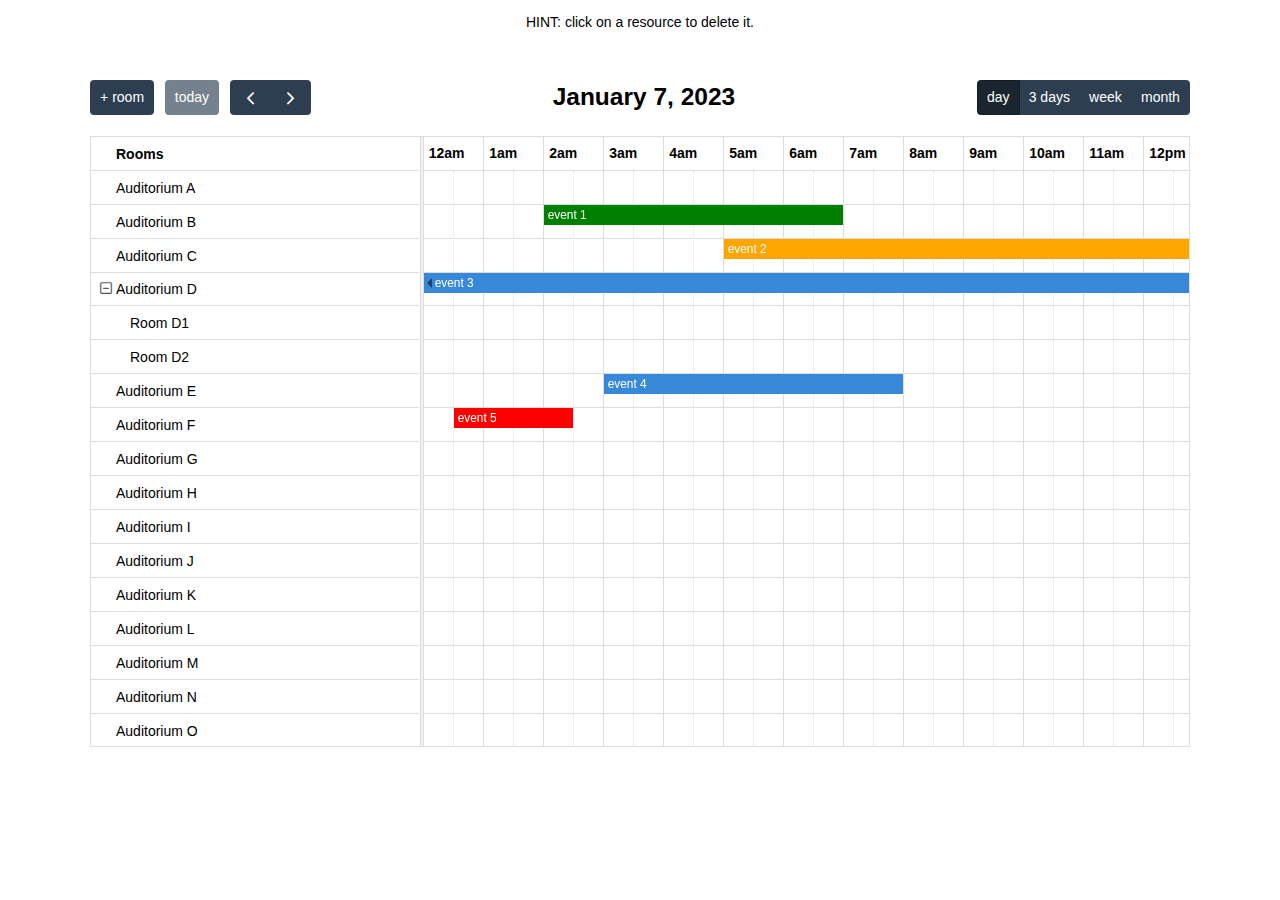
<file: IMasjedContent/Calendar/examples/resource-add-remove.html>
<!DOCTYPE html>
<html>
<head>
<meta charset='utf-8' />
<script src='../dist/index.global.js'></script>
<script>

  document.addEventListener('DOMContentLoaded', function() {
    var calendarEl = document.getElementById('calendar');

    var calendar = new FullCalendar.Calendar(calendarEl, {
      now: '2023-01-07',
      editable: true,
      aspectRatio: 1.8,
      scrollTime: '00:00',
      headerToolbar: {
        left: 'promptResource today prev,next',
        center: 'title',
        right: 'resourceTimelineDay,resourceTimelineThreeDays,timeGridWeek,dayGridMonth'
      },
      customButtons: {
        promptResource: {
          text: '+ room',
          click: function() {
            var title = prompt('Room name');
            if (title) {
              calendar.addResource({ title: title });
            }
          }
        }
      },
      initialView: 'resourceTimelineDay',
      views: {
        resourceTimelineThreeDays: {
          type: 'resourceTimeline',
          duration: { days: 3 },
          buttonText: '3 days'
        }
      },
      resourceAreaHeaderContent: 'Rooms',
      resourceLabelDidMount: function(arg) {
        var resource = arg.resource;

        arg.el.addEventListener('click', function() {
          if (confirm('Are you sure you want to delete ' + resource.title + '?')) {
            resource.remove();
          }
        });
      },
      resources: [
        { id: 'a', title: 'Auditorium A' },
        { id: 'b', title: 'Auditorium B', eventColor: 'green' },
        { id: 'c', title: 'Auditorium C', eventColor: 'orange' },
        { id: 'd', title: 'Auditorium D', children: [
          { id: 'd1', title: 'Room D1' },
          { id: 'd2', title: 'Room D2' }
        ] },
        { id: 'e', title: 'Auditorium E' },
        { id: 'f', title: 'Auditorium F', eventColor: 'red' },
        { id: 'g', title: 'Auditorium G' },
        { id: 'h', title: 'Auditorium H' },
        { id: 'i', title: 'Auditorium I' },
        { id: 'j', title: 'Auditorium J' },
        { id: 'k', title: 'Auditorium K' },
        { id: 'l', title: 'Auditorium L' },
        { id: 'm', title: 'Auditorium M' },
        { id: 'n', title: 'Auditorium N' },
        { id: 'o', title: 'Auditorium O' },
        { id: 'p', title: 'Auditorium P' },
        { id: 'q', title: 'Auditorium Q' },
        { id: 'r', title: 'Auditorium R' },
        { id: 's', title: 'Auditorium S' },
        { id: 't', title: 'Auditorium T' },
        { id: 'u', title: 'Auditorium U' },
        { id: 'v', title: 'Auditorium V' },
        { id: 'w', title: 'Auditorium W' },
        { id: 'x', title: 'Auditorium X' },
        { id: 'y', title: 'Auditorium Y' },
        { id: 'z', title: 'Auditorium Z' }
      ],
      events: [
        { id: '1', resourceId: 'b', start: '2023-01-07T02:00:00', end: '2023-01-07T07:00:00', title: 'event 1' },
        { id: '2', resourceId: 'c', start: '2023-01-07T05:00:00', end: '2023-01-07T22:00:00', title: 'event 2' },
        { id: '3', resourceId: 'd', start: '2023-01-06', end: '2023-01-08', title: 'event 3' },
        { id: '4', resourceId: 'e', start: '2023-01-07T03:00:00', end: '2023-01-07T08:00:00', title: 'event 4' },
        { id: '5', resourceId: 'f', start: '2023-01-07T00:30:00', end: '2023-01-07T02:30:00', title: 'event 5' }
      ]
    });

    calendar.render();
  });

</script>
<style>

  body {
    margin: 0;
    padding: 0;
    font-family: Arial, Helvetica Neue, Helvetica, sans-serif;
    font-size: 14px;
  }

  p {
    text-align: center;
  }

  #calendar {
    max-width: 1100px;
    margin: 50px auto;
  }

  .fc-datagrid-body td {
    cursor: pointer;
  }

</style>
</head>
<body>

  <p>
    HINT: click on a resource to delete it.
  </p>

  <div id='calendar'></div>

</body>
</html>
</file>
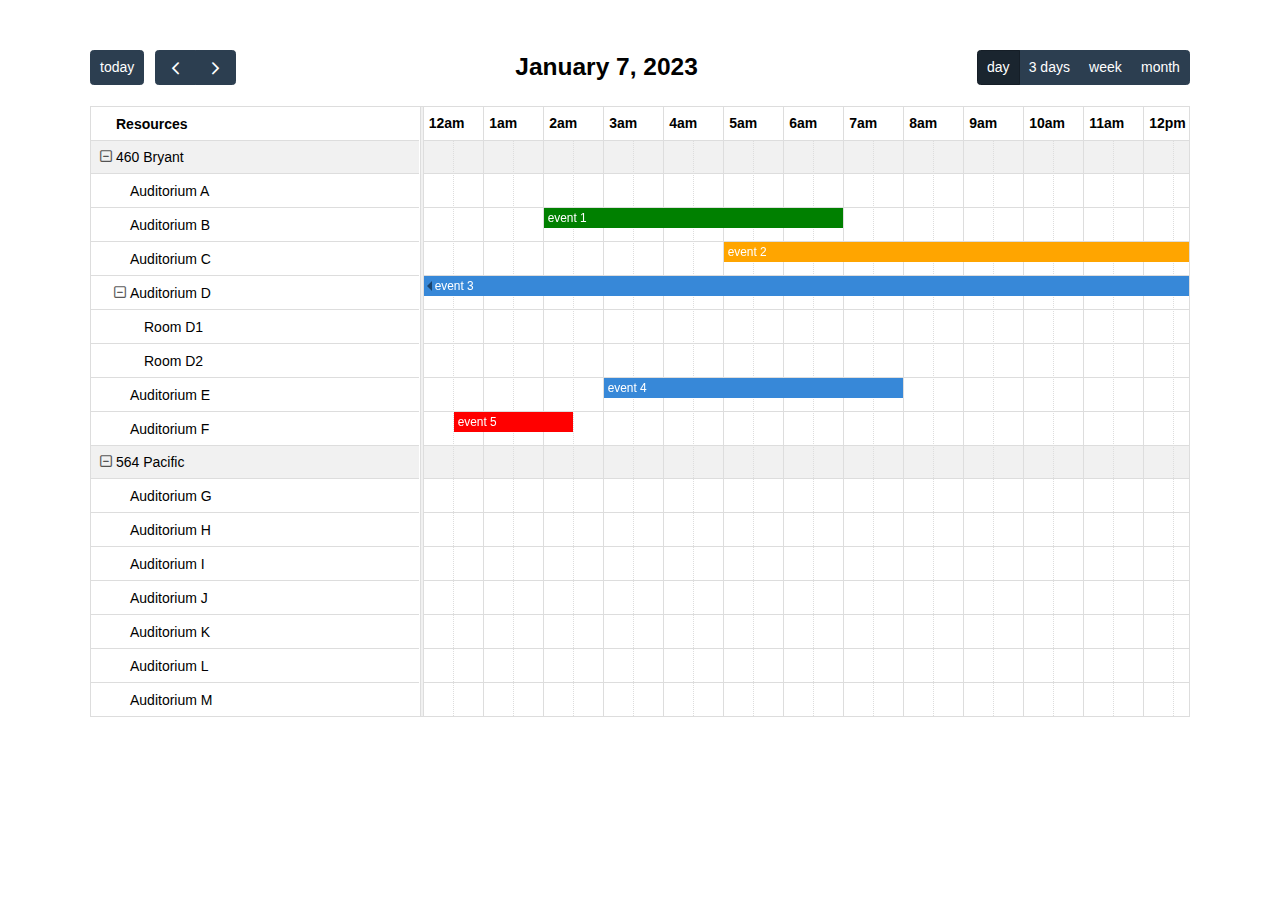
<file: IMasjedContent/Calendar/examples/resource-grouping.html>
<!DOCTYPE html>
<html>
<head>
<meta charset='utf-8' />
<script src='../dist/index.global.js'></script>
<script>

  document.addEventListener('DOMContentLoaded', function() {
    var calendarEl = document.getElementById('calendar');

    var calendar = new FullCalendar.Calendar(calendarEl, {
      initialDate: '2023-01-07',
      editable: true,
      selectable: true,
      nowIndicator: true,
      aspectRatio: 1.8,
      scrollTime: '00:00',
      headerToolbar: {
        left: 'today prev,next',
        center: 'title',
        right: 'resourceTimelineDay,resourceTimelineThreeDays,timeGridWeek,dayGridMonth'
      },
      initialView: 'resourceTimelineDay',
      views: {
        resourceTimelineThreeDays: {
          type: 'resourceTimeline',
          duration: { days: 3 },
          buttonText: '3 days'
        }
      },
      resourceGroupField: 'building',
      resources: [
        { id: 'a', building: '460 Bryant', title: 'Auditorium A' },
        { id: 'b', building: '460 Bryant', title: 'Auditorium B', eventColor: 'green' },
        { id: 'c', building: '460 Bryant', title: 'Auditorium C', eventColor: 'orange' },
        { id: 'd', building: '460 Bryant', title: 'Auditorium D', children: [
          { id: 'd1', title: 'Room D1', occupancy: 10 },
          { id: 'd2', title: 'Room D2', occupancy: 10 }
        ] },
        { id: 'e', building: '460 Bryant', title: 'Auditorium E' },
        { id: 'f', building: '460 Bryant', title: 'Auditorium F', eventColor: 'red' },
        { id: 'g', building: '564 Pacific', title: 'Auditorium G' },
        { id: 'h', building: '564 Pacific', title: 'Auditorium H' },
        { id: 'i', building: '564 Pacific', title: 'Auditorium I' },
        { id: 'j', building: '564 Pacific', title: 'Auditorium J' },
        { id: 'k', building: '564 Pacific', title: 'Auditorium K' },
        { id: 'l', building: '564 Pacific', title: 'Auditorium L' },
        { id: 'm', building: '564 Pacific', title: 'Auditorium M' },
        { id: 'n', building: '564 Pacific', title: 'Auditorium N' },
        { id: 'o', building: '564 Pacific', title: 'Auditorium O' },
        { id: 'p', building: '564 Pacific', title: 'Auditorium P' },
        { id: 'q', building: '564 Pacific', title: 'Auditorium Q' },
        { id: 'r', building: '564 Pacific', title: 'Auditorium R' },
        { id: 's', building: '564 Pacific', title: 'Auditorium S' },
        { id: 't', building: '564 Pacific', title: 'Auditorium T' },
        { id: 'u', building: '564 Pacific', title: 'Auditorium U' },
        { id: 'v', building: '564 Pacific', title: 'Auditorium V' },
        { id: 'w', building: '564 Pacific', title: 'Auditorium W' },
        { id: 'x', building: '564 Pacific', title: 'Auditorium X' },
        { id: 'y', building: '564 Pacific', title: 'Auditorium Y' },
        { id: 'z', building: '564 Pacific', title: 'Auditorium Z' }
      ],
      events: [
        { id: '1', resourceId: 'b', start: '2023-01-07T02:00:00', end: '2023-01-07T07:00:00', title: 'event 1' },
        { id: '2', resourceId: 'c', start: '2023-01-07T05:00:00', end: '2023-01-07T22:00:00', title: 'event 2' },
        { id: '3', resourceId: 'd', start: '2023-01-06', end: '2023-01-08', title: 'event 3' },
        { id: '4', resourceId: 'e', start: '2023-01-07T03:00:00', end: '2023-01-07T08:00:00', title: 'event 4' },
        { id: '5', resourceId: 'f', start: '2023-01-07T00:30:00', end: '2023-01-07T02:30:00', title: 'event 5' }
      ]
    });

    calendar.render();
  });

</script>
<style>

  body {
    margin: 0;
    padding: 0;
    font-family: Arial, Helvetica Neue, Helvetica, sans-serif;
    font-size: 14px;
  }

  #calendar {
    max-width: 1100px;
    margin: 50px auto;
  }

</style>
</head>
<body>

  <div id='calendar'></div>

</body>
</html>
</file>
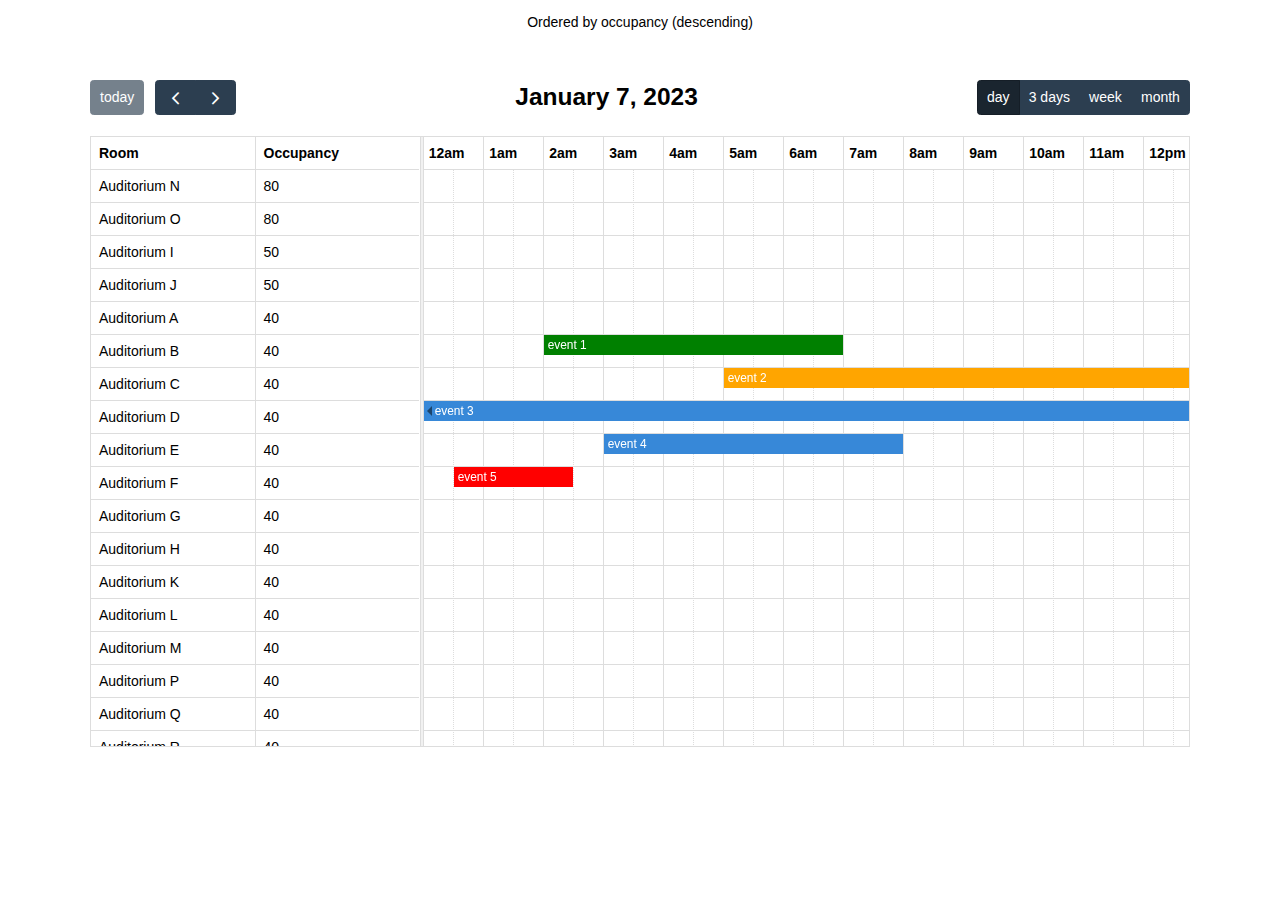
<file: IMasjedContent/Calendar/examples/resource-ordering.html>
<!DOCTYPE html>
<html>
<head>
<meta charset='utf-8' />
<script src='../dist/index.global.js'></script>
<script>

  document.addEventListener('DOMContentLoaded', function() {
    var calendarEl = document.getElementById('calendar');

    var calendar = new FullCalendar.Calendar(calendarEl, {
      now: '2023-01-07',
      editable: true,
      aspectRatio: 1.8,
      scrollTime: '00:00',
      headerToolbar: {
        left: 'today prev,next',
        center: 'title',
        right: 'resourceTimelineDay,resourceTimelineThreeDays,timeGridWeek,dayGridMonth'
      },
      initialView: 'resourceTimelineDay',
      views: {
        resourceTimelineThreeDays: {
          type: 'resourceTimeline',
          duration: { days: 3 },
          buttonText: '3 days'
        }
      },
      resourceAreaWidth: '30%',
      resourceAreaColumns: [
        {
          headerContent: 'Room',
          field: 'title'
        },
        {
          headerContent: 'Occupancy',
          field: 'occupancy'
        }
      ],
      resourceOrder: '-occupancy,title', // when occupancy tied, order by title
      resources: [
        { id: 'a', title: 'Auditorium A', occupancy: 40 },
        { id: 'b', title: 'Auditorium B', occupancy: 40, eventColor: 'green' },
        { id: 'c', title: 'Auditorium C', occupancy: 40, eventColor: 'orange' },
        { id: 'd', title: 'Auditorium D', occupancy: 40 },
        { id: 'e', title: 'Auditorium E', occupancy: 40 },
        { id: 'f', title: 'Auditorium F', occupancy: 40, eventColor: 'red' },
        { id: 'g', title: 'Auditorium G', occupancy: 40 },
        { id: 'h', title: 'Auditorium H', occupancy: 40 },
        { id: 'i', title: 'Auditorium I', occupancy: 50 },
        { id: 'j', title: 'Auditorium J', occupancy: 50 },
        { id: 'k', title: 'Auditorium K', occupancy: 40 },
        { id: 'l', title: 'Auditorium L', occupancy: 40 },
        { id: 'm', title: 'Auditorium M', occupancy: 40 },
        { id: 'n', title: 'Auditorium N', occupancy: 80 },
        { id: 'o', title: 'Auditorium O', occupancy: 80 },
        { id: 'p', title: 'Auditorium P', occupancy: 40 },
        { id: 'q', title: 'Auditorium Q', occupancy: 40 },
        { id: 'r', title: 'Auditorium R', occupancy: 40 },
        { id: 's', title: 'Auditorium S', occupancy: 40 },
        { id: 't', title: 'Auditorium T', occupancy: 40 },
        { id: 'u', title: 'Auditorium U', occupancy: 40 },
        { id: 'v', title: 'Auditorium V', occupancy: 40 },
        { id: 'w', title: 'Auditorium W', occupancy: 40 },
        { id: 'x', title: 'Auditorium X', occupancy: 40 },
        { id: 'y', title: 'Auditorium Y', occupancy: 40 },
        { id: 'z', title: 'Auditorium Z', occupancy: 40 }
      ],
      events: [
        { id: '1', resourceId: 'b', start: '2023-01-07T02:00:00', end: '2023-01-07T07:00:00', title: 'event 1' },
        { id: '2', resourceId: 'c', start: '2023-01-07T05:00:00', end: '2023-01-07T22:00:00', title: 'event 2' },
        { id: '3', resourceId: 'd', start: '2023-01-06', end: '2023-01-08', title: 'event 3' },
        { id: '4', resourceId: 'e', start: '2023-01-07T03:00:00', end: '2023-01-07T08:00:00', title: 'event 4' },
        { id: '5', resourceId: 'f', start: '2023-01-07T00:30:00', end: '2023-01-07T02:30:00', title: 'event 5' }
      ]
    });

    calendar.render();
  });

</script>
<style>

  body {
    margin: 0;
    padding: 0;
    font-family: Arial, Helvetica Neue, Helvetica, sans-serif;
    font-size: 14px;
  }

  p {
    text-align: center;
  }

  #calendar {
    max-width: 1100px;
    margin: 50px auto;
  }

</style>
</head>
<body>

  <p>Ordered by occupancy (descending)</p>

  <div id='calendar'></div>

</body>
</html>
</file>
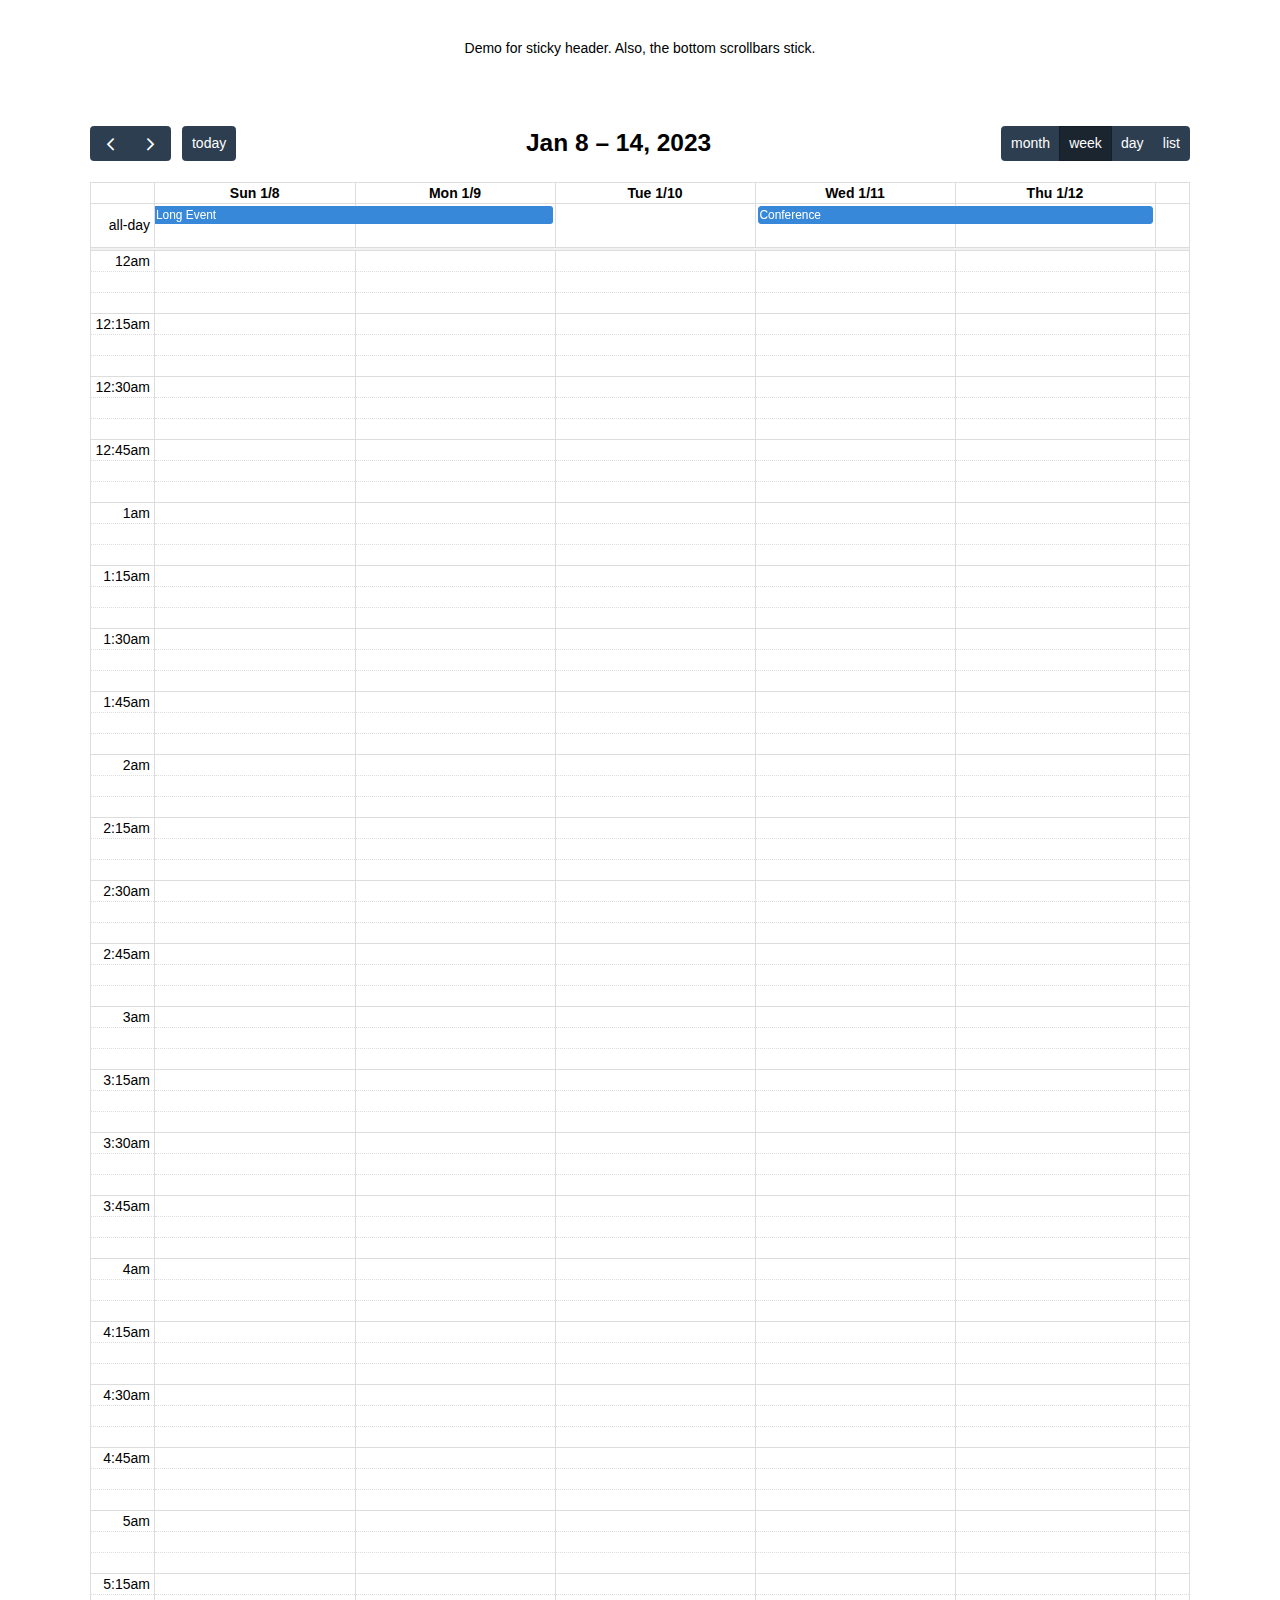
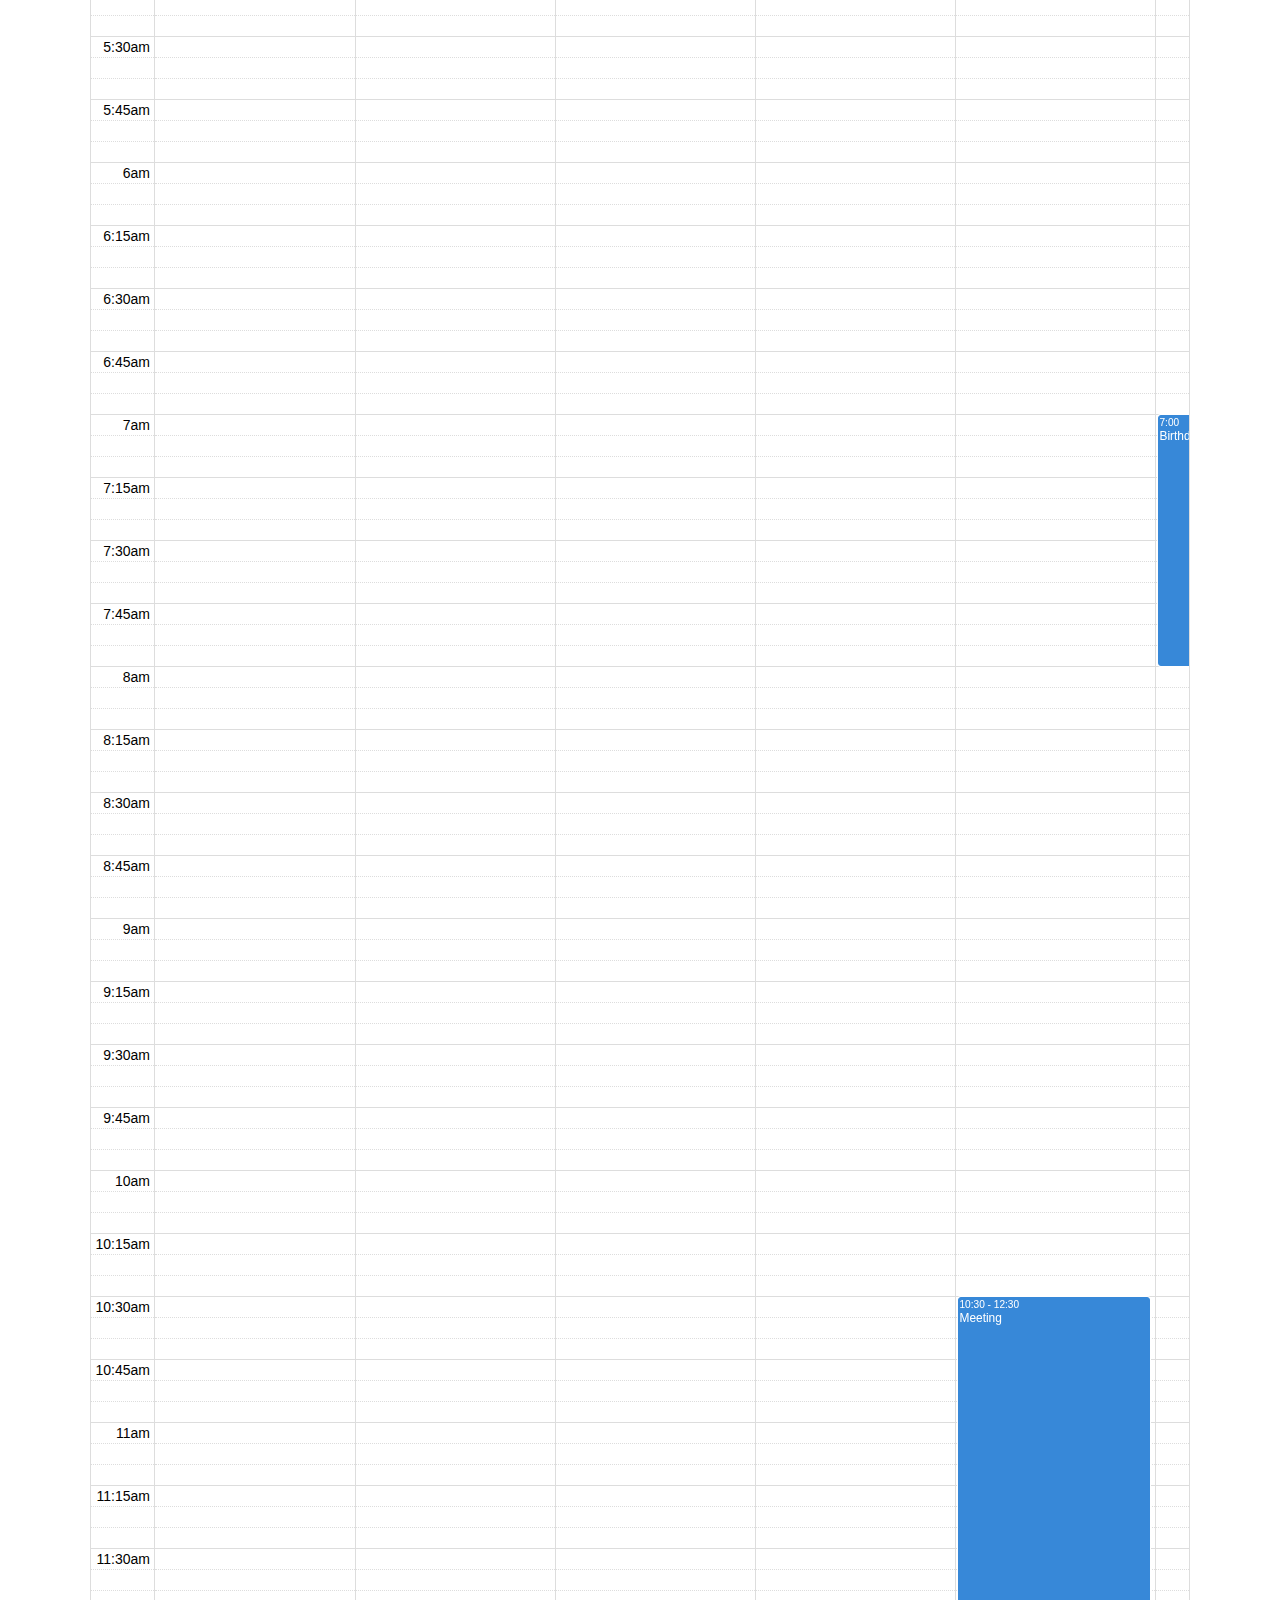
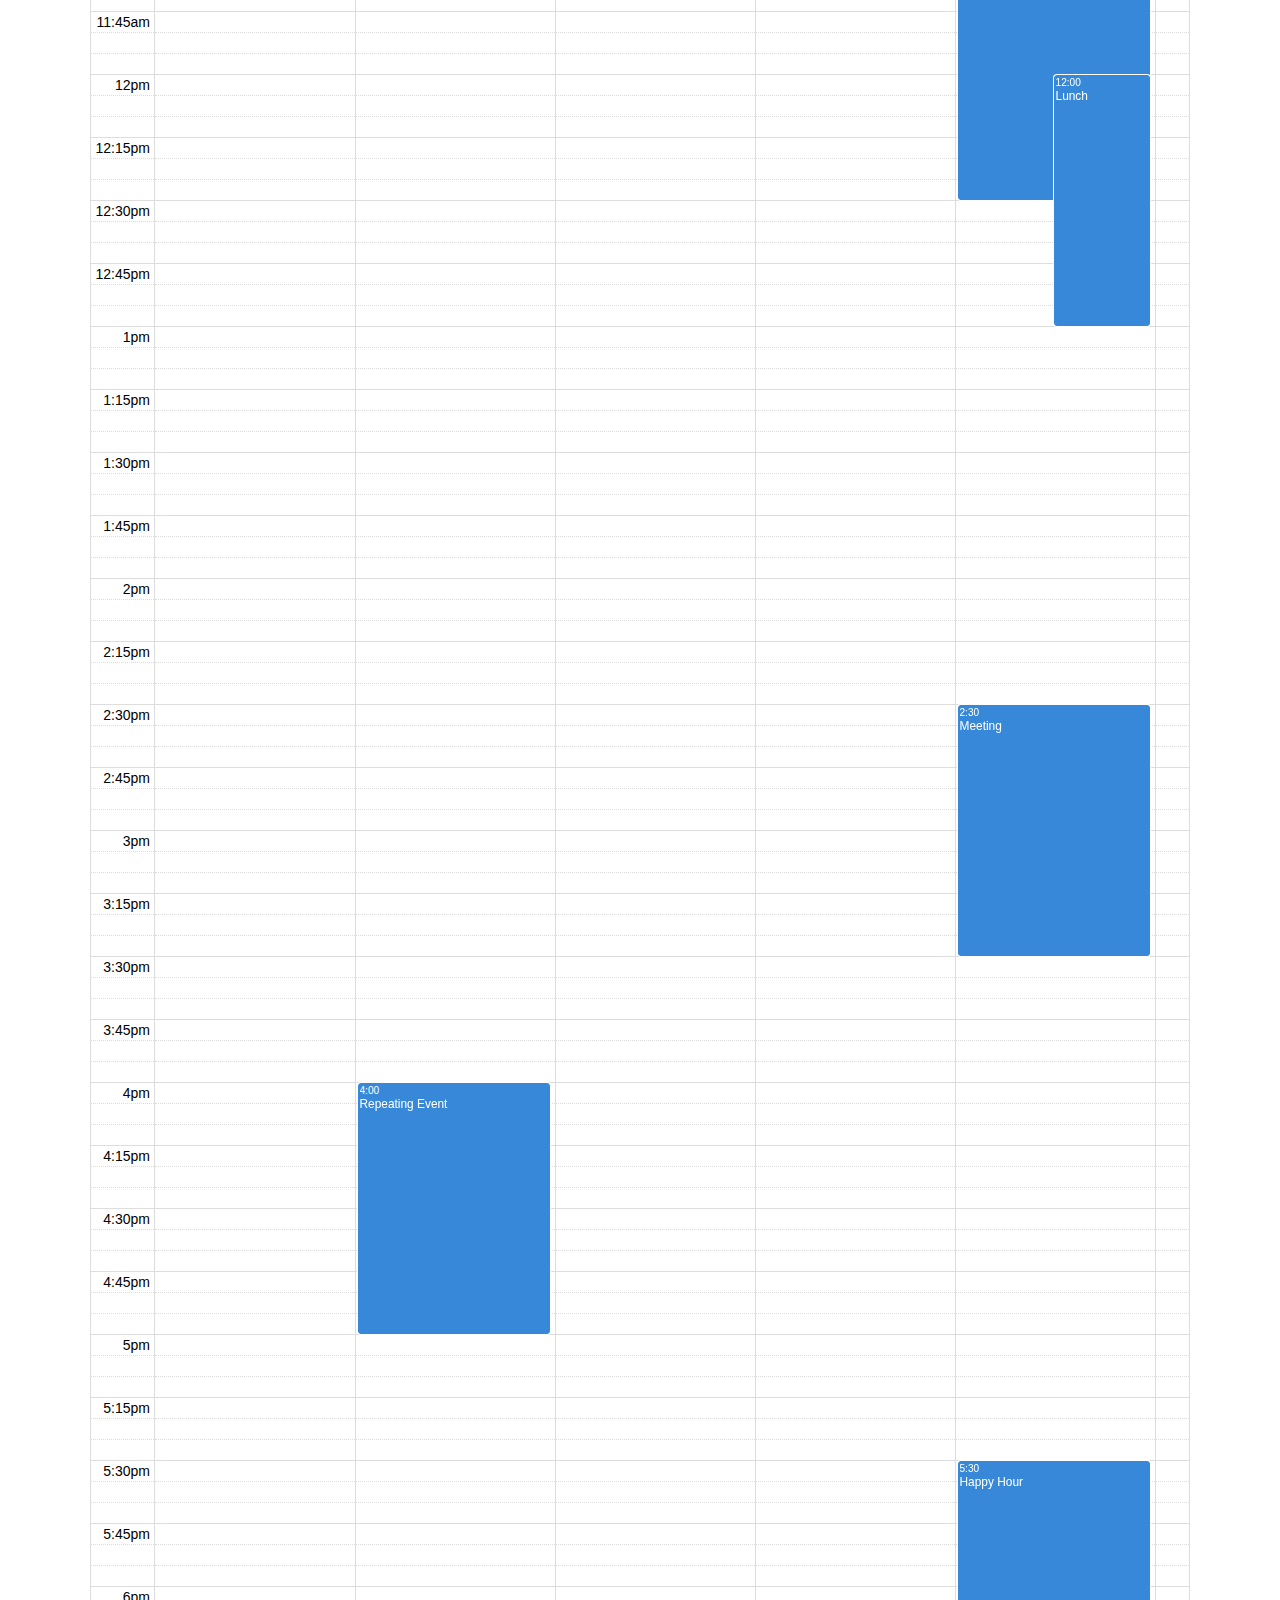
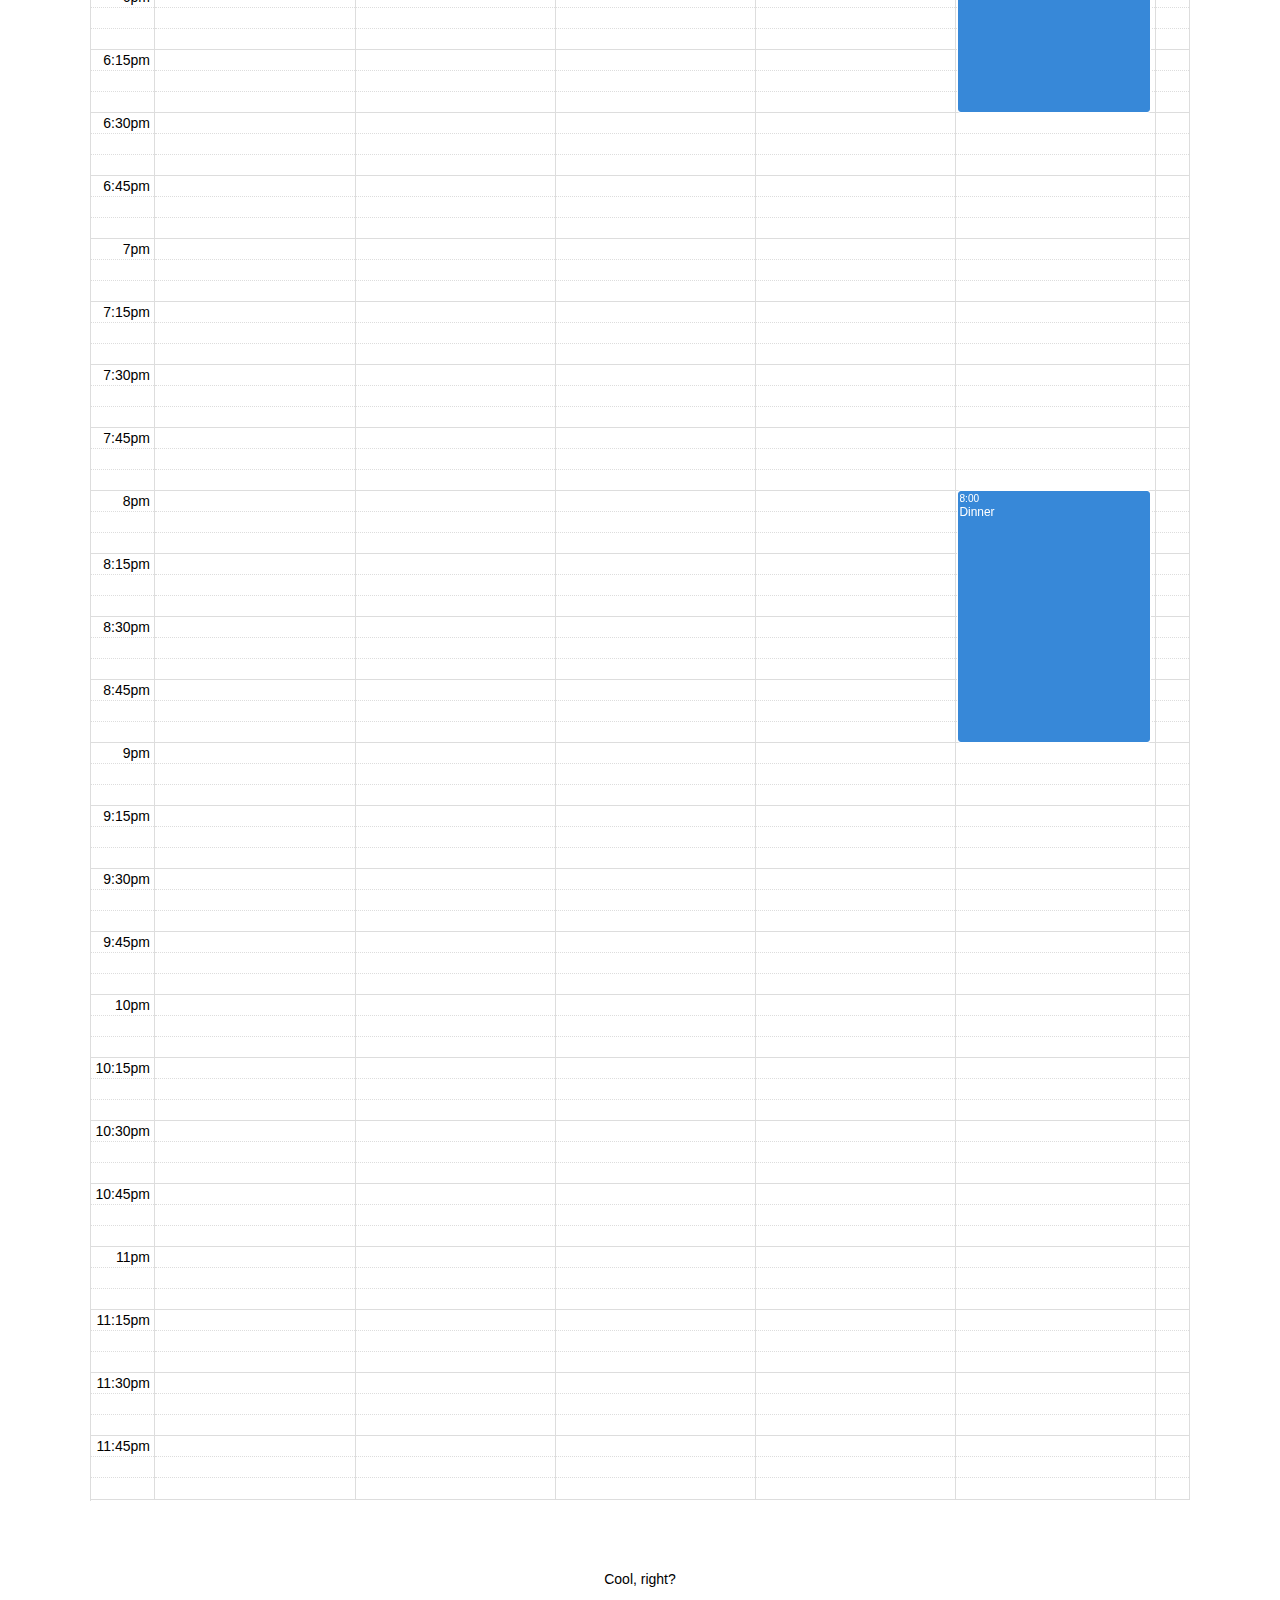
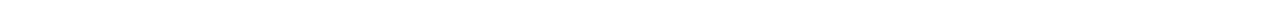
<file: IMasjedContent/Calendar/examples/timegrid-sticky-header.html>
<!DOCTYPE html>
<html>
<head>
<meta charset='utf-8' />
<script src='../dist/index.global.js'></script>
<script>

  document.addEventListener('DOMContentLoaded', function() {
    var calendarEl = document.getElementById('calendar');

    var calendar = new FullCalendar.Calendar(calendarEl, {
      height: 'auto', // enough to active sticky headers
      dayMinWidth: 200,

      slotDuration: '00:05:00',
      initialDate: '2023-01-12',
      initialView: 'timeGridWeek',
      nowIndicator: true,
      headerToolbar: {
        left: 'prev,next today',
        center: 'title',
        right: 'dayGridMonth,timeGridWeek,timeGridDay,listWeek'
      },
      navLinks: true, // can click day/week names to navigate views
      editable: true,
      selectable: true,
      selectMirror: true,
      dayMaxEvents: true, // allow "more" link when too many events
      events: [
        {
          title: 'All Day Event',
          start: '2023-01-01',
        },
        {
          title: 'Long Event',
          start: '2023-01-07',
          end: '2023-01-10'
        },
        {
          groupId: 999,
          title: 'Repeating Event',
          start: '2023-01-09T16:00:00'
        },
        {
          groupId: 999,
          title: 'Repeating Event',
          start: '2023-01-16T16:00:00'
        },
        {
          title: 'Conference',
          start: '2023-01-11',
          end: '2023-01-13'
        },
        {
          title: 'Meeting',
          start: '2023-01-12T10:30:00',
          end: '2023-01-12T12:30:00'
        },
        {
          title: 'Lunch',
          start: '2023-01-12T12:00:00'
        },
        {
          title: 'Meeting',
          start: '2023-01-12T14:30:00'
        },
        {
          title: 'Happy Hour',
          start: '2023-01-12T17:30:00'
        },
        {
          title: 'Dinner',
          start: '2023-01-12T20:00:00'
        },
        {
          title: 'Birthday Party',
          start: '2023-01-13T07:00:00'
        },
        {
          title: 'Click for Google',
          url: 'http://google.com/',
          start: '2023-01-28'
        }
      ]
    });

    calendar.render();
  });

</script>
<style>

  body {
    margin: 40px 10px;
    padding: 0;
    font-family: Arial, Helvetica Neue, Helvetica, sans-serif;
    font-size: 14px;
    text-align: center;
  }

  #calendar {
    max-width: 1100px;
    margin: 0 auto;
  }

</style>
</head>
<body>

  <p style='margin-bottom: 5em'>
    Demo for sticky header. Also, the bottom scrollbars stick.
  </p>

  <div id='calendar'></div>

  <p style='margin-top: 5em'>
    Cool, right?
  </p>

</body>
</html>
</file>
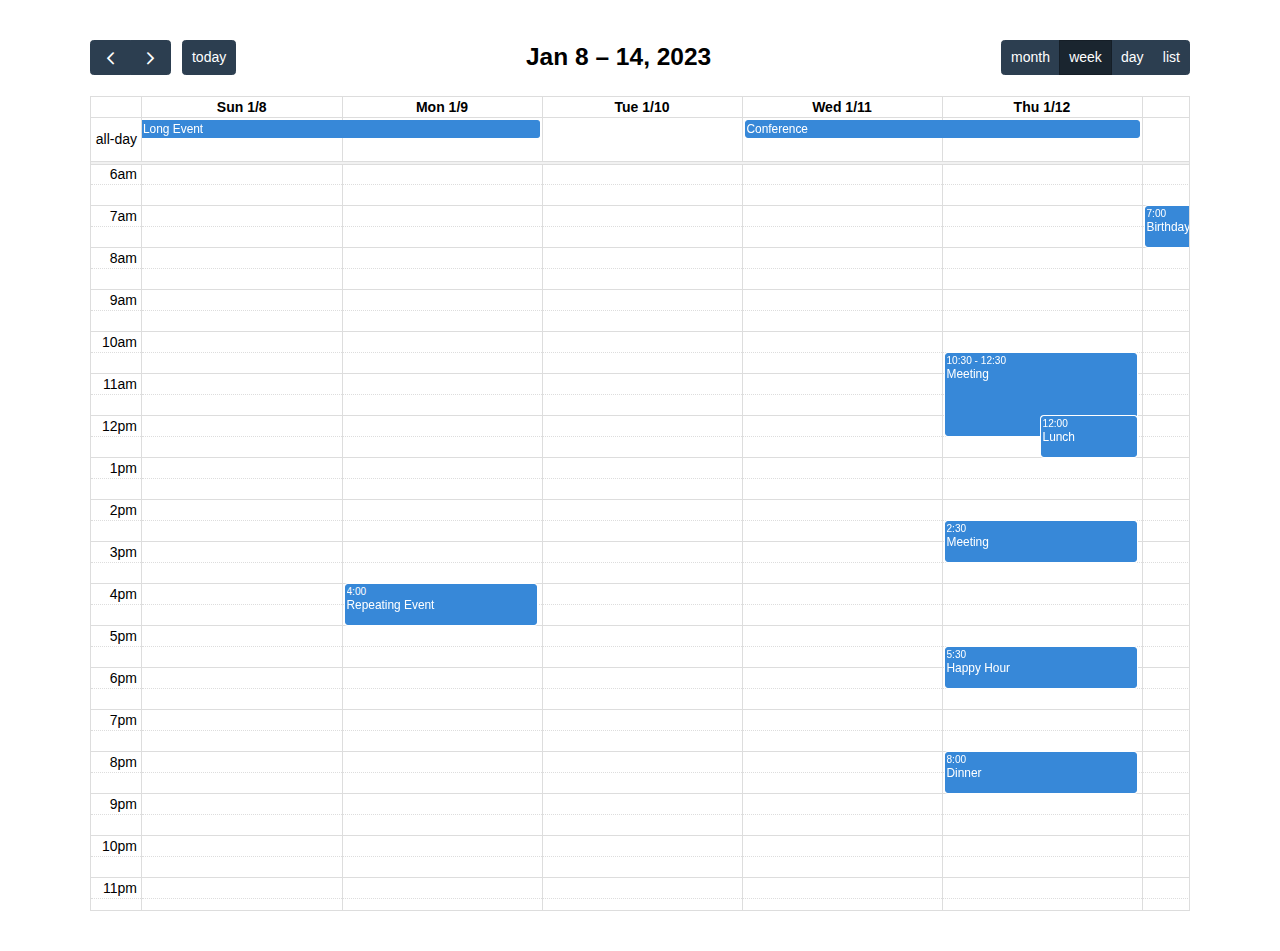
<file: IMasjedContent/Calendar/examples/timegrid-views-hscroll.html>
<!DOCTYPE html>
<html>
<head>
<meta charset='utf-8' />
<script src='../dist/index.global.js'></script>
<script>

  document.addEventListener('DOMContentLoaded', function() {
    var calendarEl = document.getElementById('calendar');

    var calendar = new FullCalendar.Calendar(calendarEl, {
      dayMinWidth: 200,
      headerToolbar: {
        left: 'prev,next today',
        center: 'title',
        right: 'dayGridMonth,timeGridWeek,timeGridDay,listWeek'
      },
      initialDate: '2023-01-12',
      initialView: 'timeGridWeek',
      navLinks: true, // can click day/week names to navigate views
      editable: true,
      dayMaxEvents: true, // allow "more" link when too many events
      events: [
        {
          title: 'All Day Event',
          start: '2023-01-01',
        },
        {
          title: 'Long Event',
          start: '2023-01-07',
          end: '2023-01-10'
        },
        {
          groupId: 999,
          title: 'Repeating Event',
          start: '2023-01-09T16:00:00'
        },
        {
          groupId: 999,
          title: 'Repeating Event',
          start: '2023-01-16T16:00:00'
        },
        {
          title: 'Conference',
          start: '2023-01-11',
          end: '2023-01-13'
        },
        {
          title: 'Meeting',
          start: '2023-01-12T10:30:00',
          end: '2023-01-12T12:30:00'
        },
        {
          title: 'Lunch',
          start: '2023-01-12T12:00:00'
        },
        {
          title: 'Meeting',
          start: '2023-01-12T14:30:00'
        },
        {
          title: 'Happy Hour',
          start: '2023-01-12T17:30:00'
        },
        {
          title: 'Dinner',
          start: '2023-01-12T20:00:00'
        },
        {
          title: 'Birthday Party',
          start: '2023-01-13T07:00:00'
        },
        {
          title: 'Click for Google',
          url: 'http://google.com/',
          start: '2023-01-28'
        }
      ]
    });

    calendar.render();
  });

</script>
<style>

  body {
    margin: 40px 10px;
    padding: 0;
    font-family: Arial, Helvetica Neue, Helvetica, sans-serif;
    font-size: 14px;
  }

  #calendar {
    max-width: 1100px;
    margin: 0 auto;
  }

</style>
</head>
<body>

  <div id='calendar'></div>

</body>
</html>
</file>
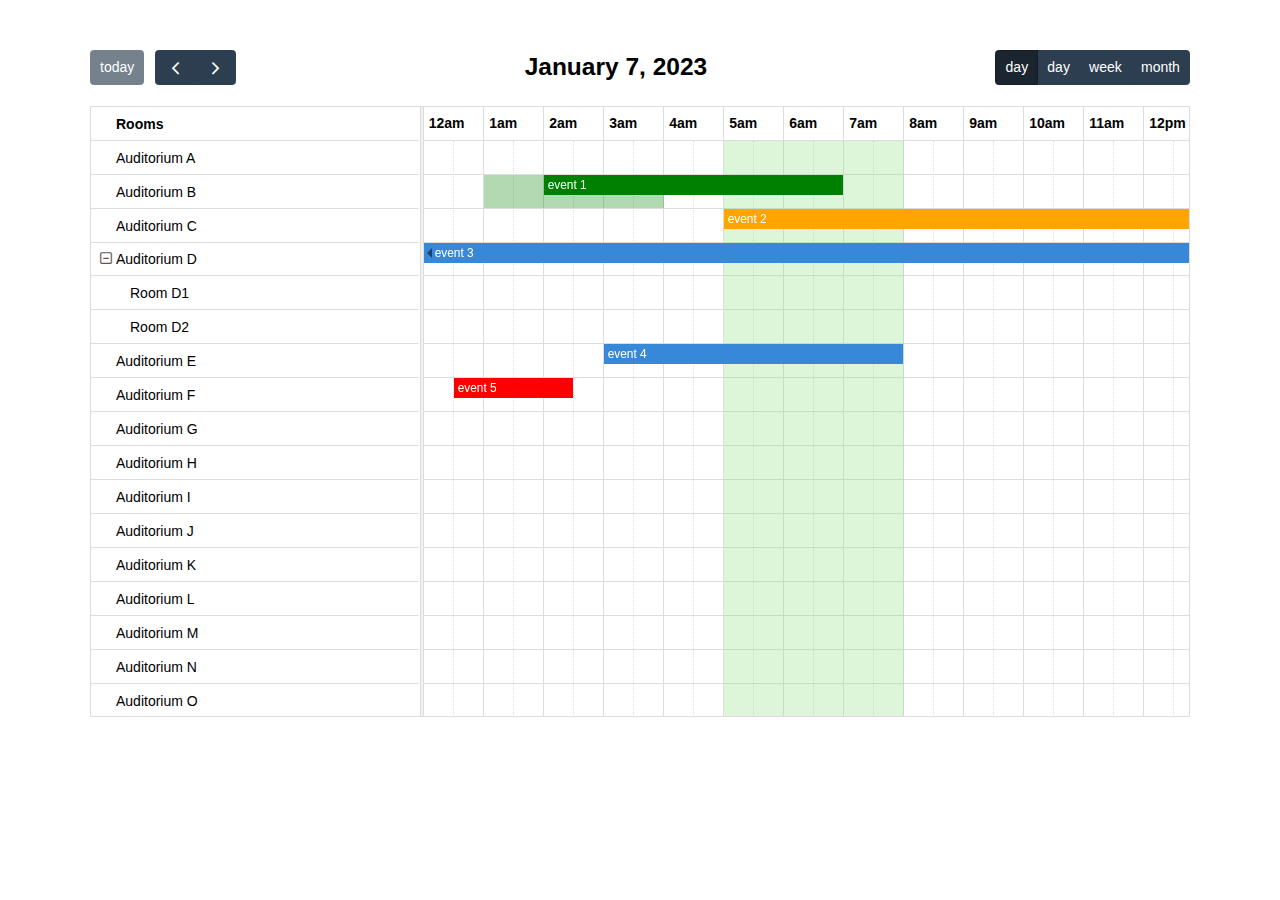
<file: IMasjedContent/Calendar/examples/timeline-background-events.html>
<!DOCTYPE html>
<html>
<head>
<meta charset='utf-8' />
<script src='../dist/index.global.js'></script>
<script>

  document.addEventListener('DOMContentLoaded', function() {
    var calendarEl = document.getElementById('calendar');

    var calendar = new FullCalendar.Calendar(calendarEl, {
      now: '2023-01-07',
      editable: true, // enable draggable events
      aspectRatio: 1.8,
      scrollTime: '00:00', // undo default 6am scrollTime
        headerToolbar: {
            left: 'today prev,next',
            center: 'title',
            right: 'resourceTimelineDay,timeGridDay,timeGridWeek,dayGridMonth'
        },

      initialView: 'resourceTimelineDay',
      views: {
        resourceTimelineThreeDays: {
          type: 'resourceTimeline',
          duration: { days: 3 },
          buttonText: '3 days'
        }
      },
      resourceAreaHeaderContent: 'Rooms',
      resources: [
        { id: 'a', title: 'Auditorium A' },
        { id: 'b', title: 'Auditorium B', eventColor: 'green' },
        { id: 'c', title: 'Auditorium C', eventColor: 'orange' },
        { id: 'd', title: 'Auditorium D', children: [
          { id: 'd1', title: 'Room D1' },
          { id: 'd2', title: 'Room D2' }
        ] },
        { id: 'e', title: 'Auditorium E' },
        { id: 'f', title: 'Auditorium F', eventColor: 'red' },
        { id: 'g', title: 'Auditorium G' },
        { id: 'h', title: 'Auditorium H' },
        { id: 'i', title: 'Auditorium I' },
        { id: 'j', title: 'Auditorium J' },
        { id: 'k', title: 'Auditorium K' },
        { id: 'l', title: 'Auditorium L' },
        { id: 'm', title: 'Auditorium M' },
        { id: 'n', title: 'Auditorium N' },
        { id: 'o', title: 'Auditorium O' },
        { id: 'p', title: 'Auditorium P' },
        { id: 'q', title: 'Auditorium Q' },
        { id: 'r', title: 'Auditorium R' },
        { id: 's', title: 'Auditorium S' },
        { id: 't', title: 'Auditorium T' },
        { id: 'u', title: 'Auditorium U' },
        { id: 'v', title: 'Auditorium V' },
        { id: 'w', title: 'Auditorium W' },
        { id: 'x', title: 'Auditorium X' },
        { id: 'y', title: 'Auditorium Y' },
        { id: 'z', title: 'Auditorium Z' }
      ],
      events: [

        // background event, associated with a resource
        { id: 'bg1', resourceId: 'b', display: 'background', start: '2023-01-07T01:00:00', end: '2023-01-07T04:00:00' },

        // background event, NOT associated with a resource
        { id: 'bg2', display: 'background', start: '2023-01-07T05:00:00', end: '2023-01-07T08:00:00' },

        // normal events...
        { id: '1', resourceId: 'b', start: '2023-01-07T02:00:00', end: '2023-01-07T07:00:00', title: 'event 1' },
        { id: '2', resourceId: 'c', start: '2023-01-07T05:00:00', end: '2023-01-07T22:00:00', title: 'event 2' },
        { id: '3', resourceId: 'd', start: '2023-01-06', end: '2023-01-09', title: 'event 3' },
        { id: '4', resourceId: 'e', start: '2023-01-07T03:00:00', end: '2023-01-07T08:00:00', title: 'event 4' },
        { id: '5', resourceId: 'f', start: '2023-01-07T00:30:00', end: '2023-01-07T02:30:00', title: 'event 5' }
      ]
    });

    calendar.render();
  });

</script>
<style>

  body {
    margin: 0;
    padding: 0;
    font-family: Arial, Helvetica Neue, Helvetica, sans-serif;
    font-size: 14px;
  }

  #calendar {
    max-width: 1100px;
    margin: 50px auto;
  }

</style>
</head>
<body>

  <div id='calendar'></div>

</body>
</html>
</file>
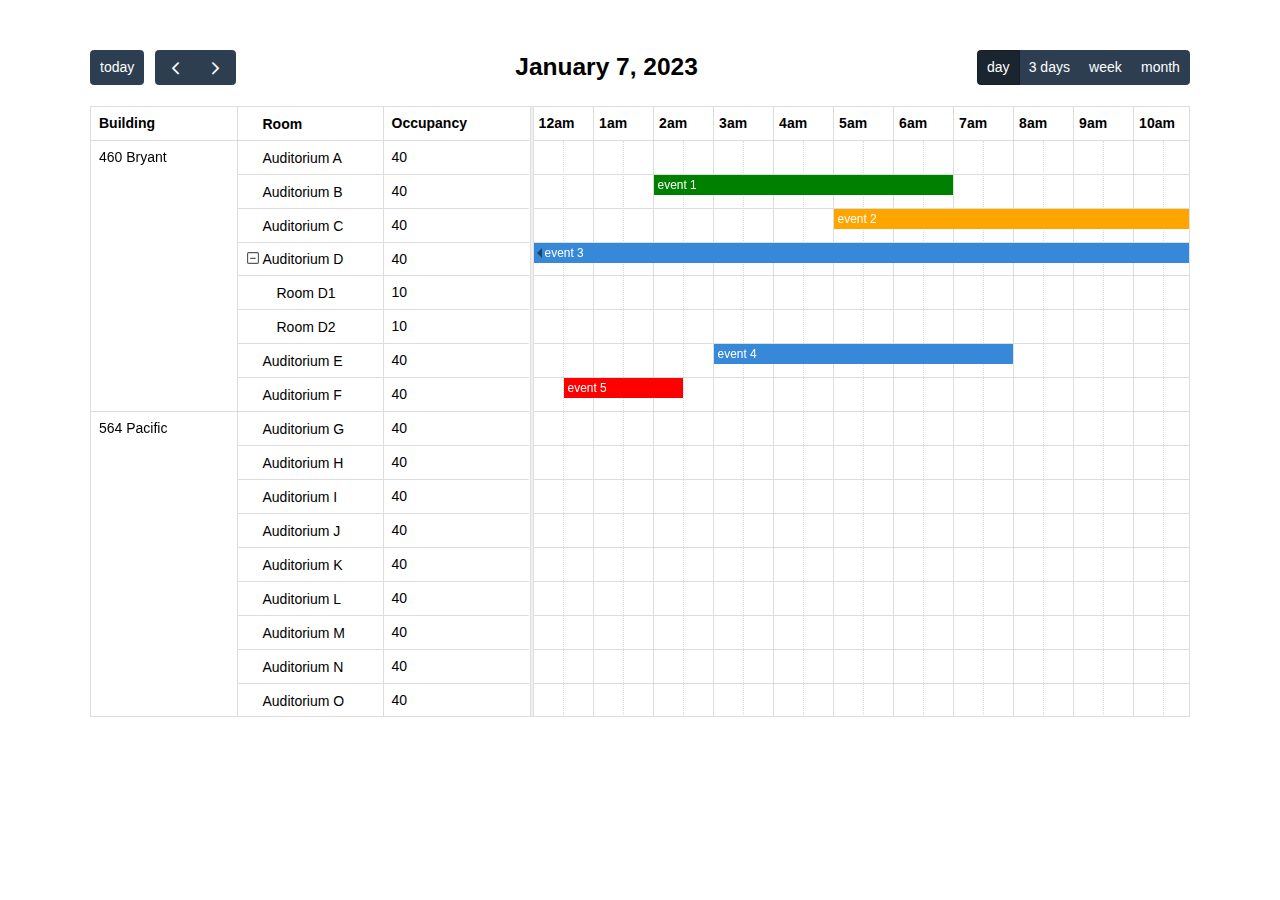
<file: IMasjedContent/Calendar/examples/timeline-column-grouping.html>
<!DOCTYPE html>
<html>
<head>
<meta charset='utf-8' />
<script src='../dist/index.global.js'></script>
<script>

  document.addEventListener('DOMContentLoaded', function() {
    var calendarEl = document.getElementById('calendar');

    var calendar = new FullCalendar.Calendar(calendarEl, {
      initialDate: '2023-01-07',
      editable: true,
      selectable: true,
      nowIndicator: true,
      aspectRatio: 1.8,
      scrollTime: '00:00',
      headerToolbar: {
        left: 'today prev,next',
        center: 'title',
        right: 'resourceTimelineDay,resourceTimelineThreeDays,timeGridWeek,dayGridMonth'
      },
      initialView: 'resourceTimelineDay',
      views: {
        resourceTimelineThreeDays: {
          type: 'resourceTimeline',
          duration: { days: 3 },
          buttonText: '3 days'
        }
      },
      resourceAreaWidth: '40%',
      resourceAreaColumns: [
        {
          group: true,
          headerContent: 'Building',
          field: 'building'
        },
        {
          headerContent: 'Room',
          field: 'title'
        },
        {
          headerContent: 'Occupancy',
          field: 'occupancy'
        }
      ],
      resources: [
        { id: 'a', building: '460 Bryant', title: 'Auditorium A', occupancy: 40 },
        { id: 'b', building: '460 Bryant', title: 'Auditorium B', occupancy: 40, eventColor: 'green' },
        { id: 'c', building: '460 Bryant', title: 'Auditorium C', occupancy: 40, eventColor: 'orange' },
        { id: 'd', building: '460 Bryant', title: 'Auditorium D', occupancy: 40, children: [
          { id: 'd1', title: 'Room D1', occupancy: 10 },
          { id: 'd2', title: 'Room D2', occupancy: 10 }
        ] },
        { id: 'e', building: '460 Bryant', title: 'Auditorium E', occupancy: 40 },
        { id: 'f', building: '460 Bryant', title: 'Auditorium F', occupancy: 40, eventColor: 'red' },
        { id: 'g', building: '564 Pacific', title: 'Auditorium G', occupancy: 40 },
        { id: 'h', building: '564 Pacific', title: 'Auditorium H', occupancy: 40 },
        { id: 'i', building: '564 Pacific', title: 'Auditorium I', occupancy: 40 },
        { id: 'j', building: '564 Pacific', title: 'Auditorium J', occupancy: 40 },
        { id: 'k', building: '564 Pacific', title: 'Auditorium K', occupancy: 40 },
        { id: 'l', building: '564 Pacific', title: 'Auditorium L', occupancy: 40 },
        { id: 'm', building: '564 Pacific', title: 'Auditorium M', occupancy: 40 },
        { id: 'n', building: '564 Pacific', title: 'Auditorium N', occupancy: 40 },
        { id: 'o', building: '564 Pacific', title: 'Auditorium O', occupancy: 40 },
        { id: 'p', building: '564 Pacific', title: 'Auditorium P', occupancy: 40 },
        { id: 'q', building: '564 Pacific', title: 'Auditorium Q', occupancy: 40 },
        { id: 'r', building: '564 Pacific', title: 'Auditorium R', occupancy: 40 },
        { id: 's', building: '564 Pacific', title: 'Auditorium S', occupancy: 40 },
        { id: 't', building: '564 Pacific', title: 'Auditorium T', occupancy: 40 },
        { id: 'u', building: '564 Pacific', title: 'Auditorium U', occupancy: 40 },
        { id: 'v', building: '564 Pacific', title: 'Auditorium V', occupancy: 40 },
        { id: 'w', building: '564 Pacific', title: 'Auditorium W', occupancy: 40 },
        { id: 'x', building: '564 Pacific', title: 'Auditorium X', occupancy: 40 },
        { id: 'y', building: '564 Pacific', title: 'Auditorium Y', occupancy: 40 },
        { id: 'z', building: '564 Pacific', title: 'Auditorium Z', occupancy: 40 }
      ],
      events: [
        { id: '1', resourceId: 'b', start: '2023-01-07T02:00:00', end: '2023-01-07T07:00:00', title: 'event 1' },
        { id: '2', resourceId: 'c', start: '2023-01-07T05:00:00', end: '2023-01-07T22:00:00', title: 'event 2' },
        { id: '3', resourceId: 'd', start: '2023-01-06', end: '2023-01-08', title: 'event 3' },
        { id: '4', resourceId: 'e', start: '2023-01-07T03:00:00', end: '2023-01-07T08:00:00', title: 'event 4' },
        { id: '5', resourceId: 'f', start: '2023-01-07T00:30:00', end: '2023-01-07T02:30:00', title: 'event 5' }
      ]
    });

    calendar.render();
  });

</script>
<style>

  body {
    margin: 0;
    padding: 0;
    font-family: Arial, Helvetica Neue, Helvetica, sans-serif;
    font-size: 14px;
  }

  #calendar {
    max-width: 1100px;
    margin: 50px auto;
  }

</style>
</head>
<body>

  <div id='calendar'></div>

</body>
</html>
</file>
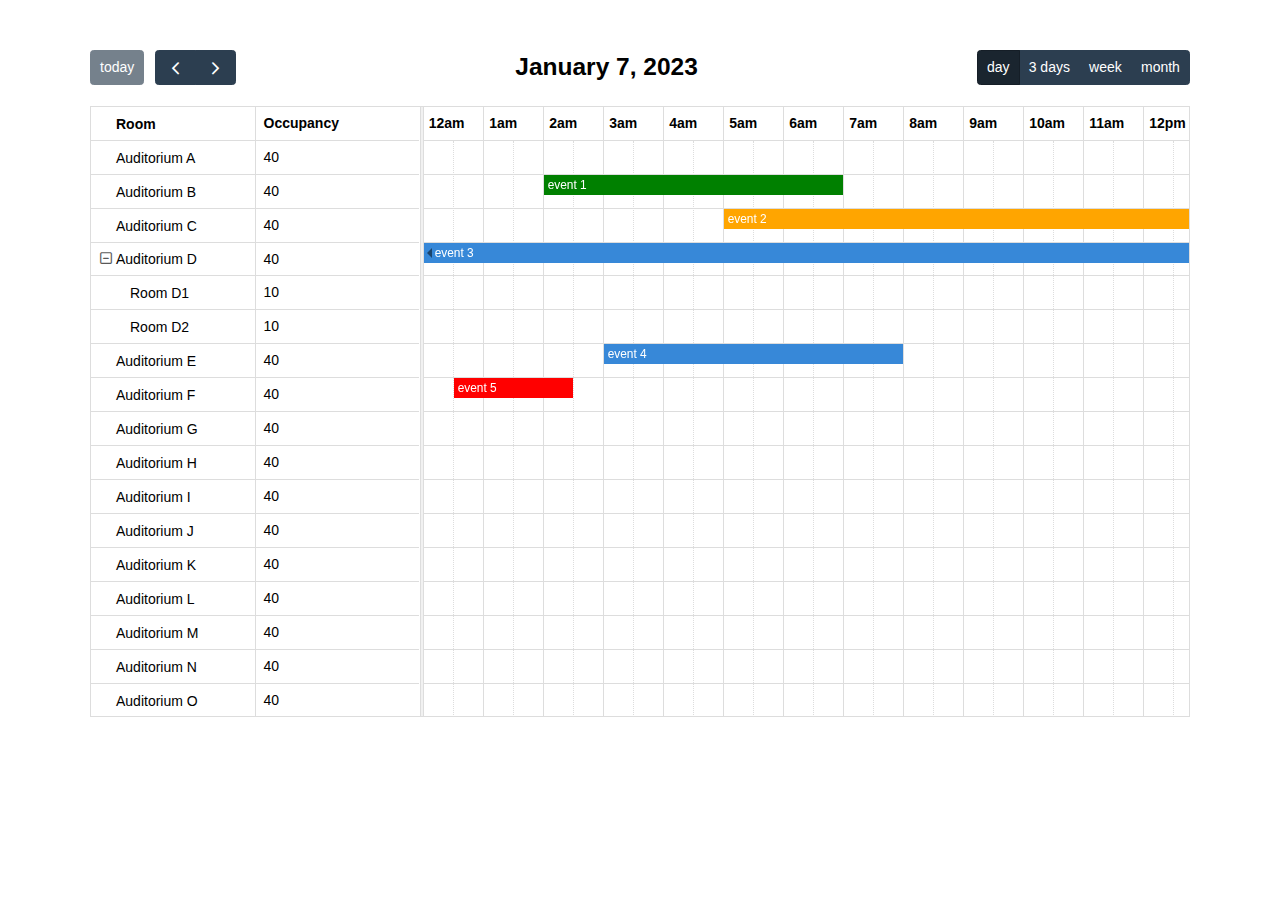
<file: IMasjedContent/Calendar/examples/timeline-columns.html>
<!DOCTYPE html>
<html>
<head>
<meta charset='utf-8' />
<script src='../dist/index.global.js'></script>
<script>

  document.addEventListener('DOMContentLoaded', function() {
    var calendarEl = document.getElementById('calendar');

    var calendar = new FullCalendar.Calendar(calendarEl, {
      now: '2023-01-07',
      editable: true,
      aspectRatio: 1.8,
      scrollTime: '00:00',
      headerToolbar: {
        left: 'today prev,next',
        center: 'title',
        right: 'resourceTimelineDay,resourceTimelineThreeDays,timeGridWeek,dayGridMonth'
      },
      initialView: 'resourceTimelineDay',
      views: {
        resourceTimelineThreeDays: {
          type: 'resourceTimeline',
          duration: { days: 3 },
          buttonText: '3 days'
        }
      },
      resourceAreaWidth: '30%',
      resourceAreaColumns: [
        {
          headerContent: 'Room',
          field: 'title'
        },
        {
          headerContent: 'Occupancy',
          field: 'occupancy'
        }
      ],
      resources: [
        { id: 'a', title: 'Auditorium A', occupancy: 40 },
        { id: 'b', title: 'Auditorium B', occupancy: 40, eventColor: 'green' },
        { id: 'c', title: 'Auditorium C', occupancy: 40, eventColor: 'orange' },
        { id: 'd', title: 'Auditorium D', occupancy: 40, children: [
          { id: 'd1', title: 'Room D1', occupancy: 10 },
          { id: 'd2', title: 'Room D2', occupancy: 10 }
        ] },
        { id: 'e', title: 'Auditorium E', occupancy: 40 },
        { id: 'f', title: 'Auditorium F', occupancy: 40, eventColor: 'red' },
        { id: 'g', title: 'Auditorium G', occupancy: 40 },
        { id: 'h', title: 'Auditorium H', occupancy: 40 },
        { id: 'i', title: 'Auditorium I', occupancy: 40 },
        { id: 'j', title: 'Auditorium J', occupancy: 40 },
        { id: 'k', title: 'Auditorium K', occupancy: 40 },
        { id: 'l', title: 'Auditorium L', occupancy: 40 },
        { id: 'm', title: 'Auditorium M', occupancy: 40 },
        { id: 'n', title: 'Auditorium N', occupancy: 40 },
        { id: 'o', title: 'Auditorium O', occupancy: 40 },
        { id: 'p', title: 'Auditorium P', occupancy: 40 },
        { id: 'q', title: 'Auditorium Q', occupancy: 40 },
        { id: 'r', title: 'Auditorium R', occupancy: 40 },
        { id: 's', title: 'Auditorium S', occupancy: 40 },
        { id: 't', title: 'Auditorium T', occupancy: 40 },
        { id: 'u', title: 'Auditorium U', occupancy: 40 },
        { id: 'v', title: 'Auditorium V', occupancy: 40 },
        { id: 'w', title: 'Auditorium W', occupancy: 40 },
        { id: 'x', title: 'Auditorium X', occupancy: 40 },
        { id: 'y', title: 'Auditorium Y', occupancy: 40 },
        { id: 'z', title: 'Auditorium Z', occupancy: 40 }
      ],
      events: [
        { id: '1', resourceId: 'b', start: '2023-01-07T02:00:00', end: '2023-01-07T07:00:00', title: 'event 1' },
        { id: '2', resourceId: 'c', start: '2023-01-07T05:00:00', end: '2023-01-07T22:00:00', title: 'event 2' },
        { id: '3', resourceId: 'd', start: '2023-01-06', end: '2023-01-08', title: 'event 3' },
        { id: '4', resourceId: 'e', start: '2023-01-07T03:00:00', end: '2023-01-07T08:00:00', title: 'event 4' },
        { id: '5', resourceId: 'f', start: '2023-01-07T00:30:00', end: '2023-01-07T02:30:00', title: 'event 5' }
      ]
    });

    calendar.render();
  });

</script>
<style>

  body {
    margin: 0;
    padding: 0;
    font-family: Arial, Helvetica Neue, Helvetica, sans-serif;
    font-size: 14px;
  }

  #calendar {
    max-width: 1100px;
    margin: 50px auto;
  }

</style>
</head>
<body>

  <div id='calendar'></div>

</body>
</html>
</file>
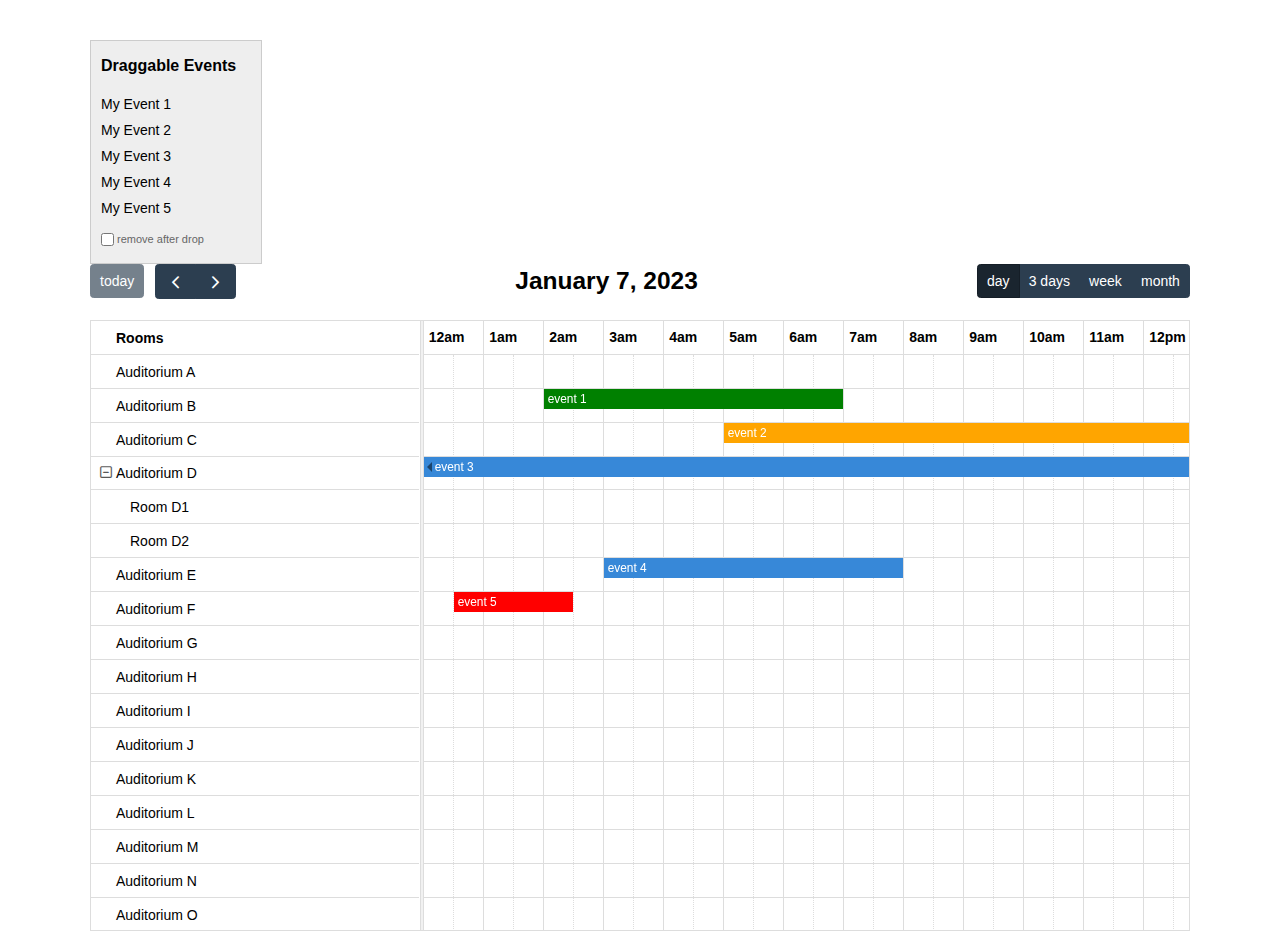
<file: IMasjedContent/Calendar/examples/timeline-external-dragging.html>
<!DOCTYPE html>
<html>
<head>
<meta charset='utf-8' />
<script src='../dist/index.global.js'></script>
<script>

  document.addEventListener('DOMContentLoaded', function() {

    /* initialize the external events
    -----------------------------------------------------------------*/

    var containerEl = document.getElementById('external-events');
    new FullCalendar.Draggable(containerEl, {
      itemSelector: '.fc-event',
      eventData: function(eventEl) {
        return {
          title: eventEl.innerText.trim()
        }
      }
    });

    /* initialize the calendar
    -----------------------------------------------------------------*/

    var calendarEl = document.getElementById('calendar');
    var calendar = new FullCalendar.Calendar(calendarEl, {
      now: '2023-01-07',
      editable: true, // enable draggable events
      droppable: true, // this allows things to be dropped onto the calendar
      aspectRatio: 1.8,
      scrollTime: '00:00', // undo default 6am scrollTime
      headerToolbar: {
        left: 'today prev,next',
        center: 'title',
        right: 'resourceTimelineDay,resourceTimelineThreeDays,timeGridWeek,dayGridMonth'
      },
      initialView: 'resourceTimelineDay',
      views: {
        resourceTimelineThreeDays: {
          type: 'resourceTimeline',
          duration: { days: 3 },
          buttonText: '3 days'
        }
      },
      resourceAreaHeaderContent: 'Rooms',
      resources: [
        { id: 'a', title: 'Auditorium A' },
        { id: 'b', title: 'Auditorium B', eventColor: 'green' },
        { id: 'c', title: 'Auditorium C', eventColor: 'orange' },
        { id: 'd', title: 'Auditorium D', children: [
          { id: 'd1', title: 'Room D1' },
          { id: 'd2', title: 'Room D2' }
        ] },
        { id: 'e', title: 'Auditorium E' },
        { id: 'f', title: 'Auditorium F', eventColor: 'red' },
        { id: 'g', title: 'Auditorium G' },
        { id: 'h', title: 'Auditorium H' },
        { id: 'i', title: 'Auditorium I' },
        { id: 'j', title: 'Auditorium J' },
        { id: 'k', title: 'Auditorium K' },
        { id: 'l', title: 'Auditorium L' },
        { id: 'm', title: 'Auditorium M' },
        { id: 'n', title: 'Auditorium N' },
        { id: 'o', title: 'Auditorium O' },
        { id: 'p', title: 'Auditorium P' },
        { id: 'q', title: 'Auditorium Q' },
        { id: 'r', title: 'Auditorium R' },
        { id: 's', title: 'Auditorium S' },
        { id: 't', title: 'Auditorium T' },
        { id: 'u', title: 'Auditorium U' },
        { id: 'v', title: 'Auditorium V' },
        { id: 'w', title: 'Auditorium W' },
        { id: 'x', title: 'Auditorium X' },
        { id: 'y', title: 'Auditorium Y' },
        { id: 'z', title: 'Auditorium Z' }
      ],
      events: [
        { id: '1', resourceId: 'b', start: '2023-01-07T02:00:00', end: '2023-01-07T07:00:00', title: 'event 1' },
        { id: '2', resourceId: 'c', start: '2023-01-07T05:00:00', end: '2023-01-07T22:00:00', title: 'event 2' },
        { id: '3', resourceId: 'd', start: '2023-01-06', end: '2023-01-08', title: 'event 3' },
        { id: '4', resourceId: 'e', start: '2023-01-07T03:00:00', end: '2023-01-07T08:00:00', title: 'event 4' },
        { id: '5', resourceId: 'f', start: '2023-01-07T00:30:00', end: '2023-01-07T02:30:00', title: 'event 5' }
      ],
      drop: function(arg) {
        console.log('drop date: ' + arg.dateStr)

        if (arg.resource) {
          console.log('drop resource: ' + arg.resource.id)
        }

        // is the "remove after drop" checkbox checked?
        if (document.getElementById('drop-remove').checked) {
          // if so, remove the element from the "Draggable Events" list
          arg.draggedEl.parentNode.removeChild(arg.draggedEl);
        }
      },
      eventReceive: function(arg) { // called when a proper external event is dropped
        console.log('eventReceive', arg.event);
      },
      eventDrop: function(arg) { // called when an event (already on the calendar) is moved
        console.log('eventDrop', arg.event);
      }
    });
    calendar.render();

  });

</script>
<style>

  body {
    margin-top: 40px;
    font-size: 14px;
    font-family: Arial, Helvetica Neue, Helvetica, sans-serif;
  }

  #wrap {
    width: 1100px;
    margin: 0 auto;
  }

  #external-events {
    float: left;
    width: 150px;
    padding: 0 10px;
    border: 1px solid #ccc;
    background: #eee;
    text-align: left;
  }

  #external-events h4 {
    font-size: 16px;
    margin-top: 0;
    padding-top: 1em;
  }

  #external-events .fc-event {
    margin: 10px 0;
    cursor: pointer;
  }

  #external-events p {
    margin: 1.5em 0;
    font-size: 11px;
    color: #666;
  }

  #external-events p input {
    margin: 0;
    vertical-align: middle;
  }

  #calendar {
    float: right;
    width: 1100px;
  }

</style>
</head>
<body>
  <div id='wrap'>

    <div id='external-events'>
      <h4>Draggable Events</h4>
      <div class='fc-event'>My Event 1</div>
      <div class='fc-event'>My Event 2</div>
      <div class='fc-event'>My Event 3</div>
      <div class='fc-event'>My Event 4</div>
      <div class='fc-event'>My Event 5</div>
      <p>
        <input type='checkbox' id='drop-remove' />
        <label for='drop-remove'>remove after drop</label>
      </p>
    </div>

    <div id='calendar'></div>

    <div style='clear:both'></div>

  </div>
</body>
</html>
</file>
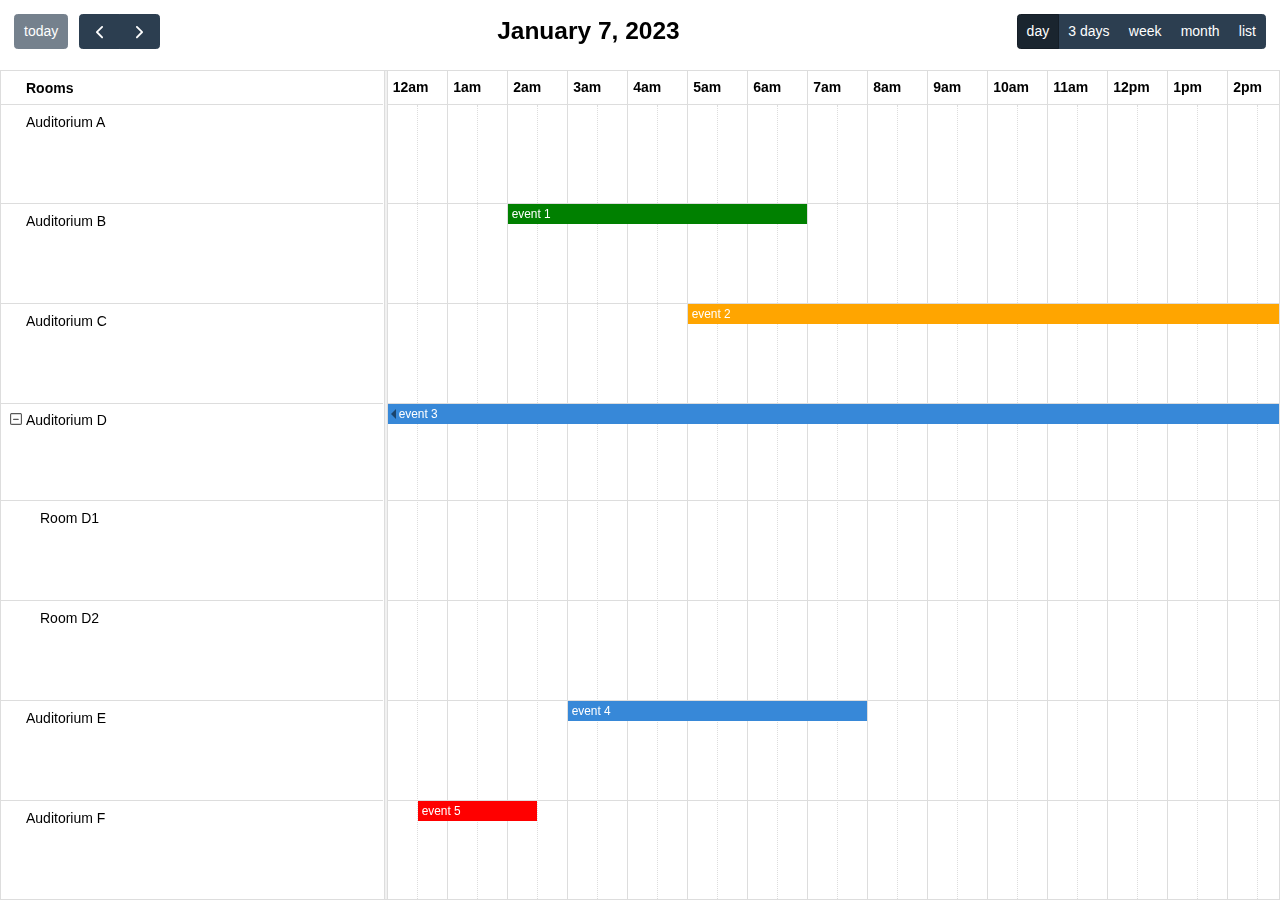
<file: IMasjedContent/Calendar/examples/timeline-full-height.html>
<!DOCTYPE html>
<html>
<head>
<meta charset='utf-8' />
<script src='../dist/index.global.js'></script>
<script>

document.addEventListener('DOMContentLoaded', function() {
  var calendarEl = document.getElementById('calendar');

  var calendar = new FullCalendar.Calendar(calendarEl, {
    height: '100%',
    aspectRatio: 1.8,
    editable: true, // enable draggable events
    now: '2023-01-07',
    scrollTime: '00:00', // undo default 6am scrollTime
    headerToolbar: {
      left: 'today prev,next',
      center: 'title',
      right: 'resourceTimelineDay,resourceTimelineThreeDays,timeGridWeek,dayGridMonth,listWeek'
    },
    initialView: 'resourceTimelineDay',
    views: {
      resourceTimelineThreeDays: {
        type: 'resourceTimeline',
        duration: { days: 3 },
        buttonText: '3 days'
      }
    },
    expandRows: true,
    resourceAreaHeaderContent: 'Rooms',
    resources: [
      { id: 'a', title: 'Auditorium A' },
      { id: 'b', title: 'Auditorium B', eventColor: 'green' },
      { id: 'c', title: 'Auditorium C', eventColor: 'orange' },
      { id: 'd', title: 'Auditorium D', children: [
        { id: 'd1', title: 'Room D1' },
        { id: 'd2', title: 'Room D2' }
      ] },
      { id: 'e', title: 'Auditorium E' },
      { id: 'f', title: 'Auditorium F', eventColor: 'red' },
      // { id: 'g', title: 'Auditorium G' },
      // { id: 'h', title: 'Auditorium H' },
      // { id: 'i', title: 'Auditorium I' },
      // { id: 'j', title: 'Auditorium J' },
      // { id: 'k', title: 'Auditorium K' },
      // { id: 'l', title: 'Auditorium L' },
      // { id: 'm', title: 'Auditorium M' },
      // { id: 'n', title: 'Auditorium N' },
      // { id: 'o', title: 'Auditorium O' },
      // { id: 'p', title: 'Auditorium P' },
      // { id: 'q', title: 'Auditorium Q' },
      // { id: 'r', title: 'Auditorium R' },
      // { id: 's', title: 'Auditorium S' },
      // { id: 't', title: 'Auditorium T' },
      // { id: 'u', title: 'Auditorium U' },
      // { id: 'v', title: 'Auditorium V' },
      // { id: 'w', title: 'Auditorium W' },
      // { id: 'x', title: 'Auditorium X' },
      // { id: 'y', title: 'Auditorium Y' },
      // { id: 'z', title: 'Auditorium Z' }
    ],
    events: [
      { id: '1', resourceId: 'b', start: '2023-01-07T02:00:00', end: '2023-01-07T07:00:00', title: 'event 1' },
      { id: '2', resourceId: 'c', start: '2023-01-07T05:00:00', end: '2023-01-07T22:00:00', title: 'event 2' },
      { id: '3', resourceId: 'd', start: '2023-01-06', end: '2023-01-08', title: 'event 3' },
      { id: '4', resourceId: 'e', start: '2023-01-07T03:00:00', end: '2023-01-07T08:00:00', title: 'event 4' },
      { id: '5', resourceId: 'f', start: '2023-01-07T00:30:00', end: '2023-01-07T02:30:00', title: 'event 5' }
    ]
  });

  calendar.render();
});

</script>
<style>

  html, body {
    overflow: hidden; /* don't do scrollbars */
    font-family: Arial, Helvetica Neue, Helvetica, sans-serif;
    font-size: 14px;
  }

  #calendar-container {
    position: fixed;
    top: 0;
    left: 0;
    right: 0;
    bottom: 0;
  }

  .fc-header-toolbar {
    /*
    the calendar will be butting up against the edges,
    but let's scoot in the header's buttons
    */
    padding-top: 1em;
    padding-left: 1em;
    padding-right: 1em;
  }

</style>
</head>
<body>

  <div id='calendar-container'>
    <div id='calendar'></div>
  </div>

</body>
</html>
</file>
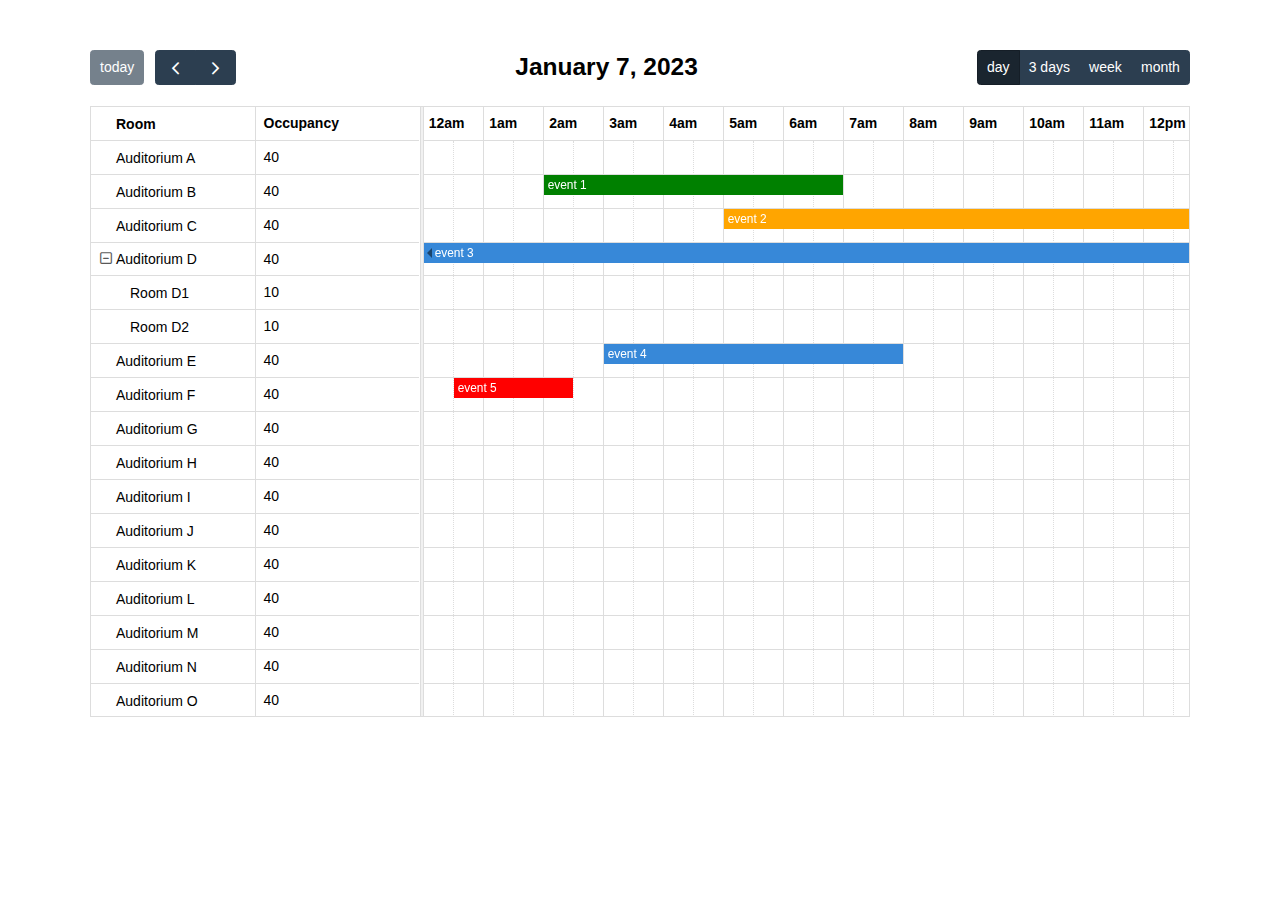
<file: IMasjedContent/Calendar/examples/timeline-no-interaction.html>
<!DOCTYPE html>
<html>
<head>
<meta charset='utf-8' />
<script src='../dist/index.global.js'></script>
<script>

  document.addEventListener('DOMContentLoaded', function() {
    var calendarEl = document.getElementById('calendar');

    var calendar = new FullCalendar.Calendar(calendarEl, {
      now: '2023-01-07',
      aspectRatio: 1.8,
      scrollTime: '00:00',
      headerToolbar: {
        left: 'today prev,next',
        center: 'title',
        right: 'resourceTimelineDay,resourceTimelineThreeDays,timeGridWeek,dayGridMonth'
      },
      initialView: 'resourceTimelineDay',
      views: {
        resourceTimelineThreeDays: {
          type: 'resourceTimeline',
          duration: { days: 3 },
          buttonText: '3 days'
        }
      },
      resourceAreaWidth: '30%',
      resourceAreaColumns: [
        {
          headerContent: 'Room',
          field: 'title'
        },
        {
          headerContent: 'Occupancy',
          field: 'occupancy'
        }
      ],
      resources: [
        { id: 'a', title: 'Auditorium A', occupancy: 40 },
        { id: 'b', title: 'Auditorium B', occupancy: 40, eventColor: 'green' },
        { id: 'c', title: 'Auditorium C', occupancy: 40, eventColor: 'orange' },
        { id: 'd', title: 'Auditorium D', occupancy: 40, children: [
          { id: 'd1', title: 'Room D1', occupancy: 10 },
          { id: 'd2', title: 'Room D2', occupancy: 10 }
        ] },
        { id: 'e', title: 'Auditorium E', occupancy: 40 },
        { id: 'f', title: 'Auditorium F', occupancy: 40, eventColor: 'red' },
        { id: 'g', title: 'Auditorium G', occupancy: 40 },
        { id: 'h', title: 'Auditorium H', occupancy: 40 },
        { id: 'i', title: 'Auditorium I', occupancy: 40 },
        { id: 'j', title: 'Auditorium J', occupancy: 40 },
        { id: 'k', title: 'Auditorium K', occupancy: 40 },
        { id: 'l', title: 'Auditorium L', occupancy: 40 },
        { id: 'm', title: 'Auditorium M', occupancy: 40 },
        { id: 'n', title: 'Auditorium N', occupancy: 40 },
        { id: 'o', title: 'Auditorium O', occupancy: 40 },
        { id: 'p', title: 'Auditorium P', occupancy: 40 },
        { id: 'q', title: 'Auditorium Q', occupancy: 40 },
        { id: 'r', title: 'Auditorium R', occupancy: 40 },
        { id: 's', title: 'Auditorium S', occupancy: 40 },
        { id: 't', title: 'Auditorium T', occupancy: 40 },
        { id: 'u', title: 'Auditorium U', occupancy: 40 },
        { id: 'v', title: 'Auditorium V', occupancy: 40 },
        { id: 'w', title: 'Auditorium W', occupancy: 40 },
        { id: 'x', title: 'Auditorium X', occupancy: 40 },
        { id: 'y', title: 'Auditorium Y', occupancy: 40 },
        { id: 'z', title: 'Auditorium Z', occupancy: 40 }
      ],
      events: [
        { id: '1', resourceId: 'b', start: '2023-01-07T02:00:00', end: '2023-01-07T07:00:00', title: 'event 1' },
        { id: '2', resourceId: 'c', start: '2023-01-07T05:00:00', end: '2023-01-07T22:00:00', title: 'event 2' },
        { id: '3', resourceId: 'd', start: '2023-01-06', end: '2023-01-08', title: 'event 3' },
        { id: '4', resourceId: 'e', start: '2023-01-07T03:00:00', end: '2023-01-07T08:00:00', title: 'event 4' },
        { id: '5', resourceId: 'f', start: '2023-01-07T00:30:00', end: '2023-01-07T02:30:00', title: 'event 5' }
      ]
    });

    calendar.render();
  });

</script>
<style>

  body {
    margin: 0;
    padding: 0;
    font-family: Arial, Helvetica Neue, Helvetica, sans-serif;
    font-size: 14px;
  }

  #calendar {
    max-width: 1100px;
    margin: 50px auto;
  }

</style>
</head>
<body>

  <div id='calendar'></div>

</body>
</html>
</file>
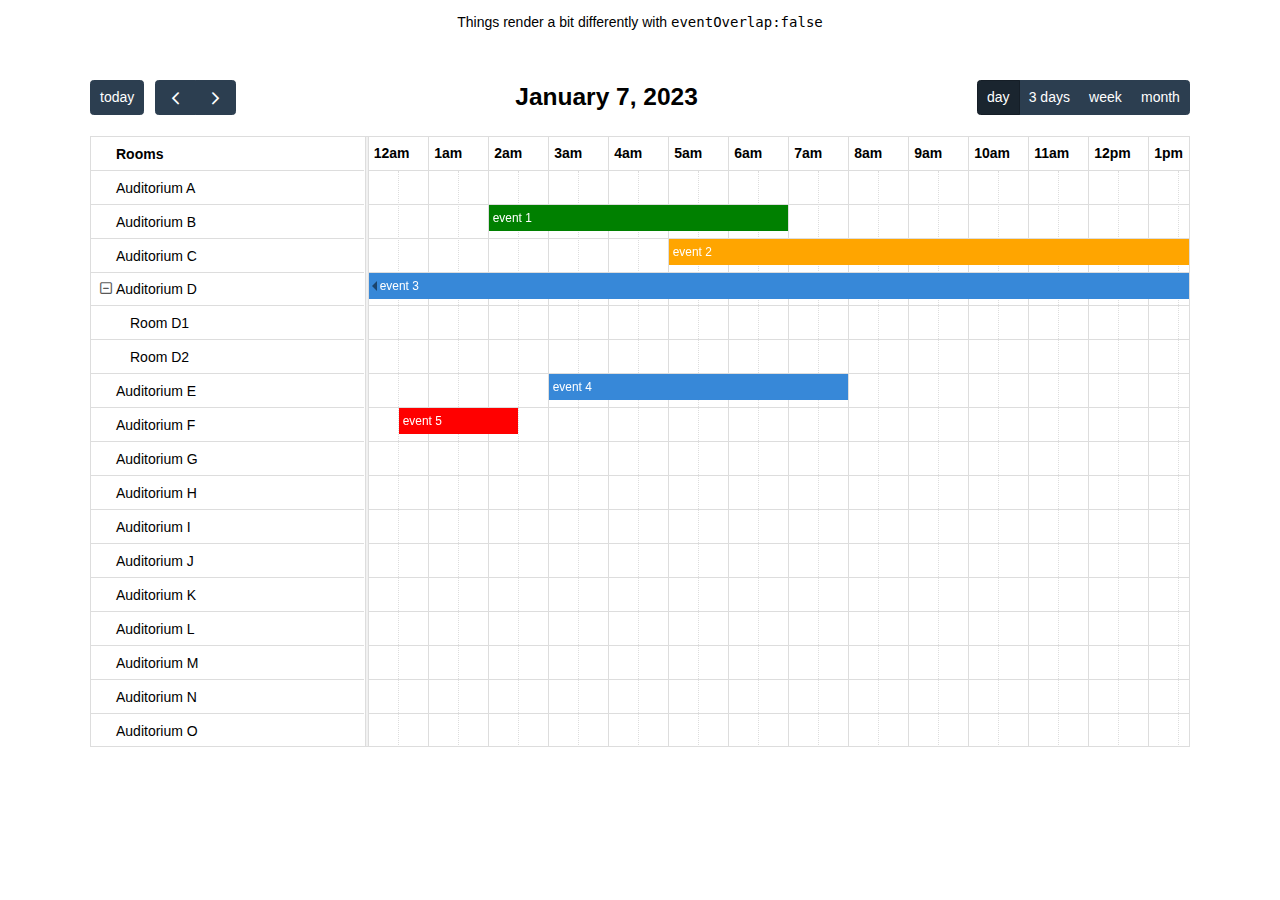
<file: IMasjedContent/Calendar/examples/timeline-no-overlap.html>
<!DOCTYPE html>
<html>
<head>
<meta charset='utf-8' />
<script src='../dist/index.global.js'></script>
<script>

  document.addEventListener('DOMContentLoaded', function() {
    var calendarEl = document.getElementById('calendar');

    var calendar = new FullCalendar.Calendar(calendarEl, {
      initialDate: '2023-01-07',
      nowIndicator: true,
      editable: true,
      selectable: true,
      aspectRatio: 1.8,
      scrollTime: '00:00',
      headerToolbar: {
        left: 'today prev,next',
        center: 'title',
        right: 'resourceTimelineDay,resourceTimelineThreeDays,timeGridWeek,dayGridMonth'
      },
      initialView: 'resourceTimelineDay',
      views: {
        resourceTimelineThreeDays: {
          type: 'resourceTimeline',
          duration: { days: 3 },
          buttonText: '3 days'
        }
      },
      eventOverlap: false, // will cause the event to take up entire resource height
      resourceAreaWidth: '25%',
      resourceAreaHeaderContent: 'Rooms',
      resources: [
        { id: 'a', title: 'Auditorium A' },
        { id: 'b', title: 'Auditorium B', eventColor: 'green' },
        { id: 'c', title: 'Auditorium C', eventColor: 'orange' },
        { id: 'd', title: 'Auditorium D', children: [
          { id: 'd1', title: 'Room D1' },
          { id: 'd2', title: 'Room D2' }
        ] },
        { id: 'e', title: 'Auditorium E' },
        { id: 'f', title: 'Auditorium F', eventColor: 'red' },
        { id: 'g', title: 'Auditorium G' },
        { id: 'h', title: 'Auditorium H' },
        { id: 'i', title: 'Auditorium I' },
        { id: 'j', title: 'Auditorium J' },
        { id: 'k', title: 'Auditorium K' },
        { id: 'l', title: 'Auditorium L' },
        { id: 'm', title: 'Auditorium M' },
        { id: 'n', title: 'Auditorium N' },
        { id: 'o', title: 'Auditorium O' },
        { id: 'p', title: 'Auditorium P' },
        { id: 'q', title: 'Auditorium Q' },
        { id: 'r', title: 'Auditorium R' },
        { id: 's', title: 'Auditorium S' },
        { id: 't', title: 'Auditorium T' },
        { id: 'u', title: 'Auditorium U' },
        { id: 'v', title: 'Auditorium V' },
        { id: 'w', title: 'Auditorium W' },
        { id: 'x', title: 'Auditorium X' },
        { id: 'y', title: 'Auditorium Y' },
        { id: 'z', title: 'Auditorium Z' }
      ],
      events: [
        { id: '1', resourceId: 'b', start: '2023-01-07T02:00:00', end: '2023-01-07T07:00:00', title: 'event 1' },
        { id: '2', resourceId: 'c', start: '2023-01-07T05:00:00', end: '2023-01-07T22:00:00', title: 'event 2' },
        { id: '3', resourceId: 'd', start: '2023-01-06', end: '2023-01-08', title: 'event 3' },
        { id: '4', resourceId: 'e', start: '2023-01-07T03:00:00', end: '2023-01-07T08:00:00', title: 'event 4' },
        { id: '5', resourceId: 'f', start: '2023-01-07T00:30:00', end: '2023-01-07T02:30:00', title: 'event 5' }
      ]
    });

    calendar.render();
  });

</script>
<style>

  body {
    margin: 0;
    padding: 0;
    font-family: Arial, Helvetica Neue, Helvetica, sans-serif;
    font-size: 14px;
  }

  p {
    text-align: center;
  }

  #calendar {
    max-width: 1100px;
    margin: 50px auto;
  }

</style>
</head>
<body>

  <p>
    Things render a bit differently with <code>eventOverlap:false</code>
  </p>

  <div id='calendar'></div>

</body>
</html>
</file>
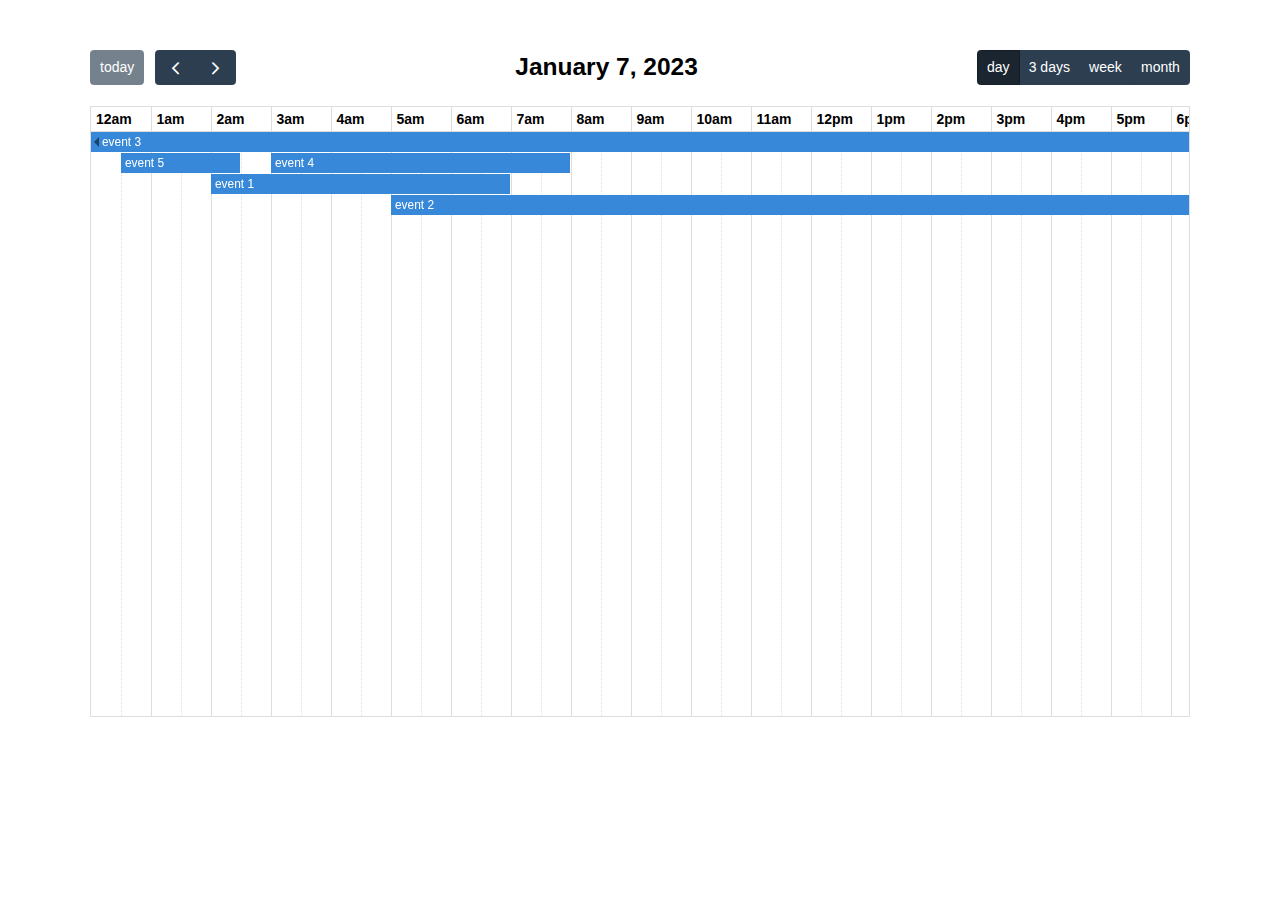
<file: IMasjedContent/Calendar/examples/timeline-no-resources.html>
<!DOCTYPE html>
<html>
<head>
<meta charset='utf-8' />
<script src='../dist/index.global.js'></script>
<script>

  document.addEventListener('DOMContentLoaded', function() {
    var calendarEl = document.getElementById('calendar');

    var calendar = new FullCalendar.Calendar(calendarEl, {
      selectable: true,
      now: '2023-01-07',
      editable: true, // enable draggable events
      aspectRatio: 1.8,
      scrollTime: '00:00', // undo default 6am scrollTime
      headerToolbar: {
        left: 'today prev,next',
        center: 'title',
        right: 'timelineDay,timelineThreeDays,timeGridWeek,dayGridMonth'
      },
      initialView: 'timelineDay',
      views: {
        timelineThreeDays: {
          type: 'timeline',
          duration: { days: 3 },
          buttonText: '3 days'
        }
      },
      events: [
        { id: '1', start: '2023-01-07T02:00:00', end: '2023-01-07T07:00:00', title: 'event 1' },
        { id: '2', start: '2023-01-07T05:00:00', end: '2023-01-07T22:00:00', title: 'event 2' },
        { id: '3', start: '2023-01-06', end: '2023-01-08', title: 'event 3' },
        { id: '4', start: '2023-01-07T03:00:00', end: '2023-01-07T08:00:00', title: 'event 4' },
        { id: '5', start: '2023-01-07T00:30:00', end: '2023-01-07T02:30:00', title: 'event 5' }
      ]
    });

    calendar.render();
  });

</script>
<style>

  body {
    margin: 0;
    padding: 0;
    font-family: Arial, Helvetica Neue, Helvetica, sans-serif;
    font-size: 14px;
  }

  #calendar {
    max-width: 1100px;
    margin: 50px auto;
  }

</style>
</head>
<body>

  <div id='calendar'></div>

</body>
</html>
</file>
